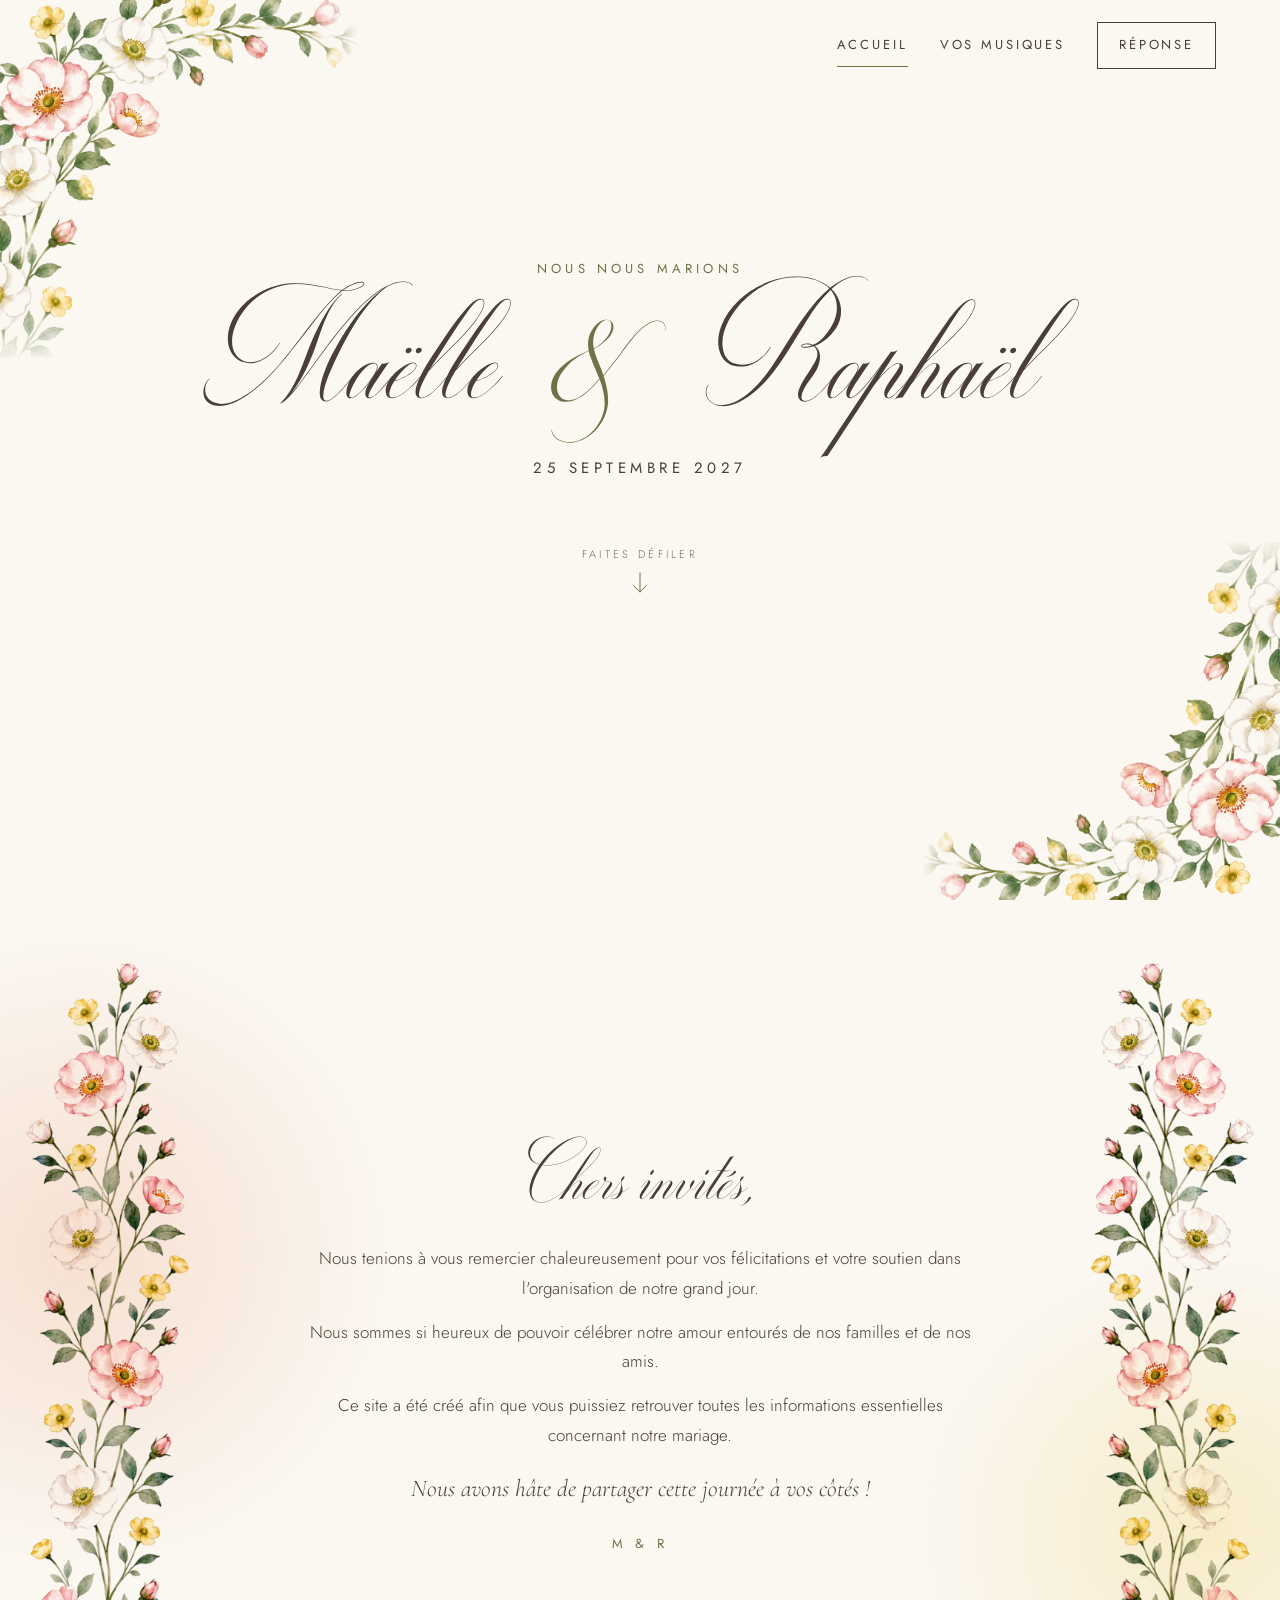
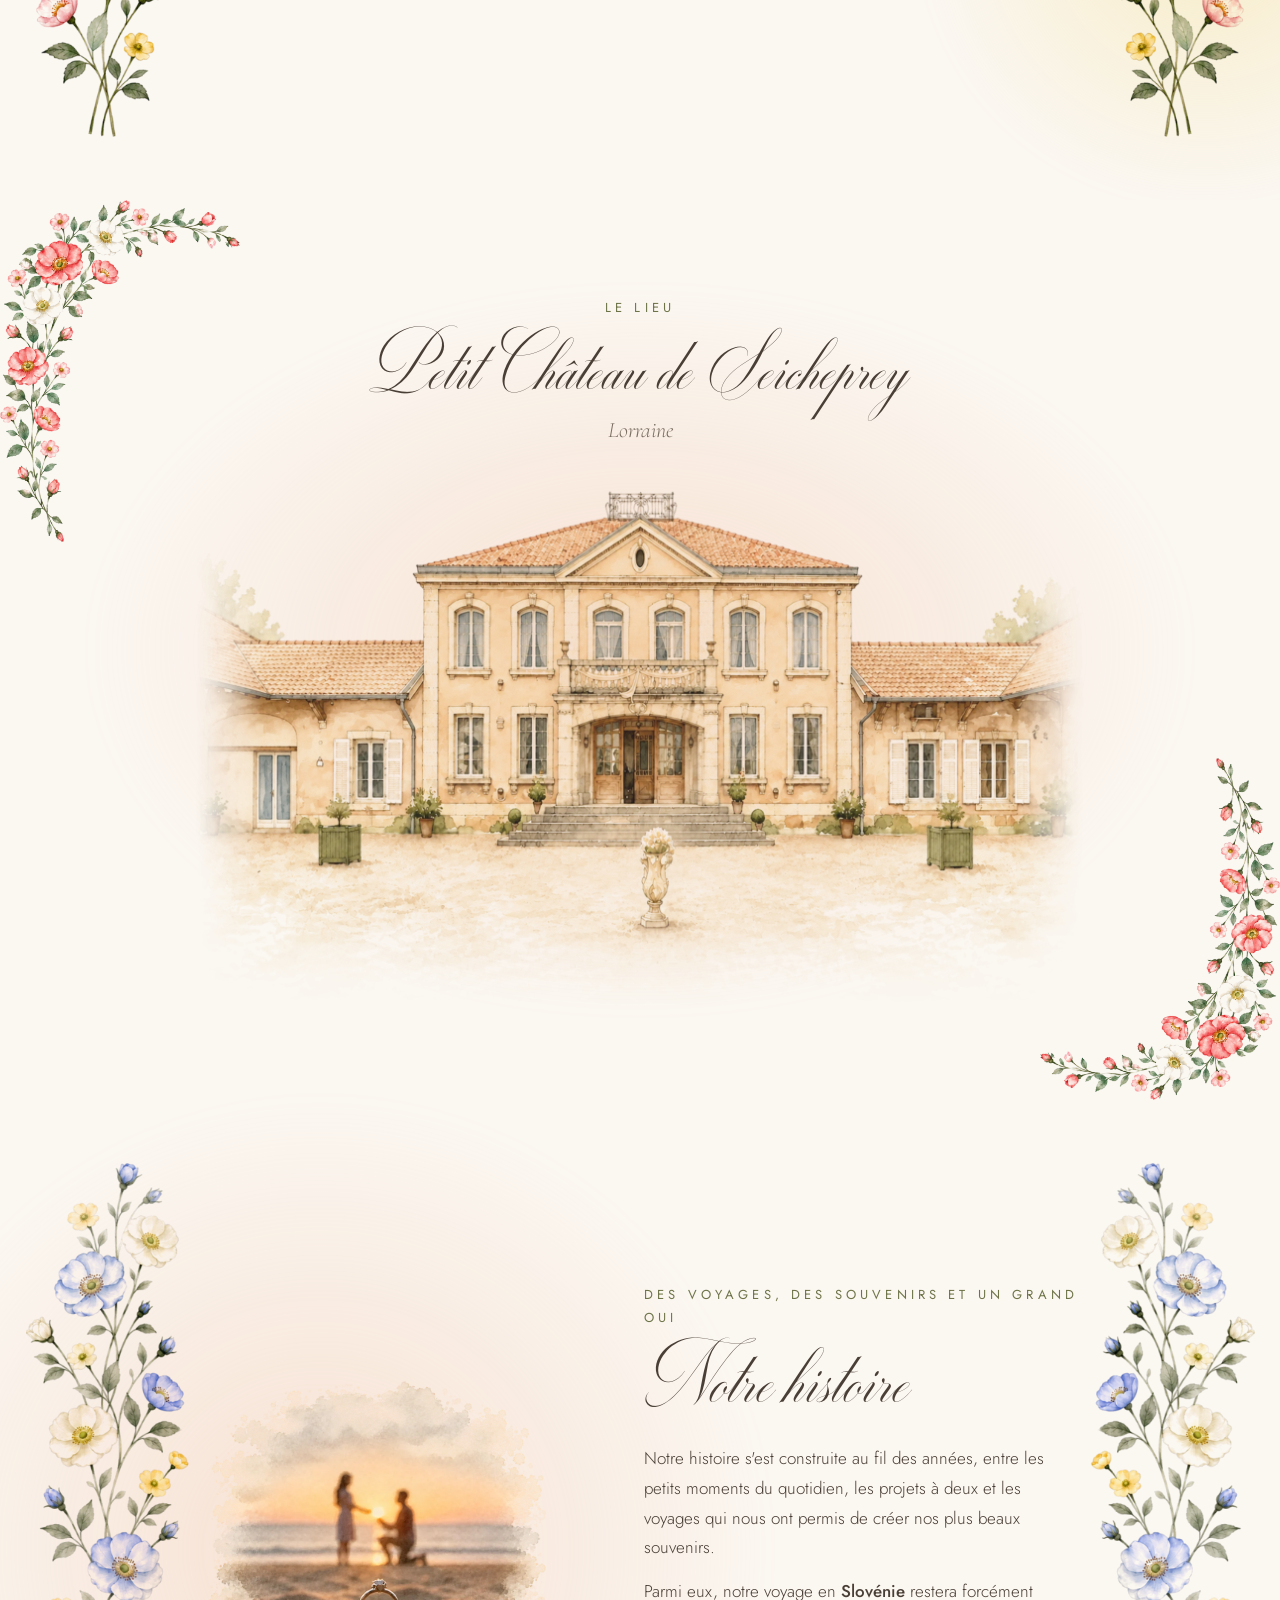
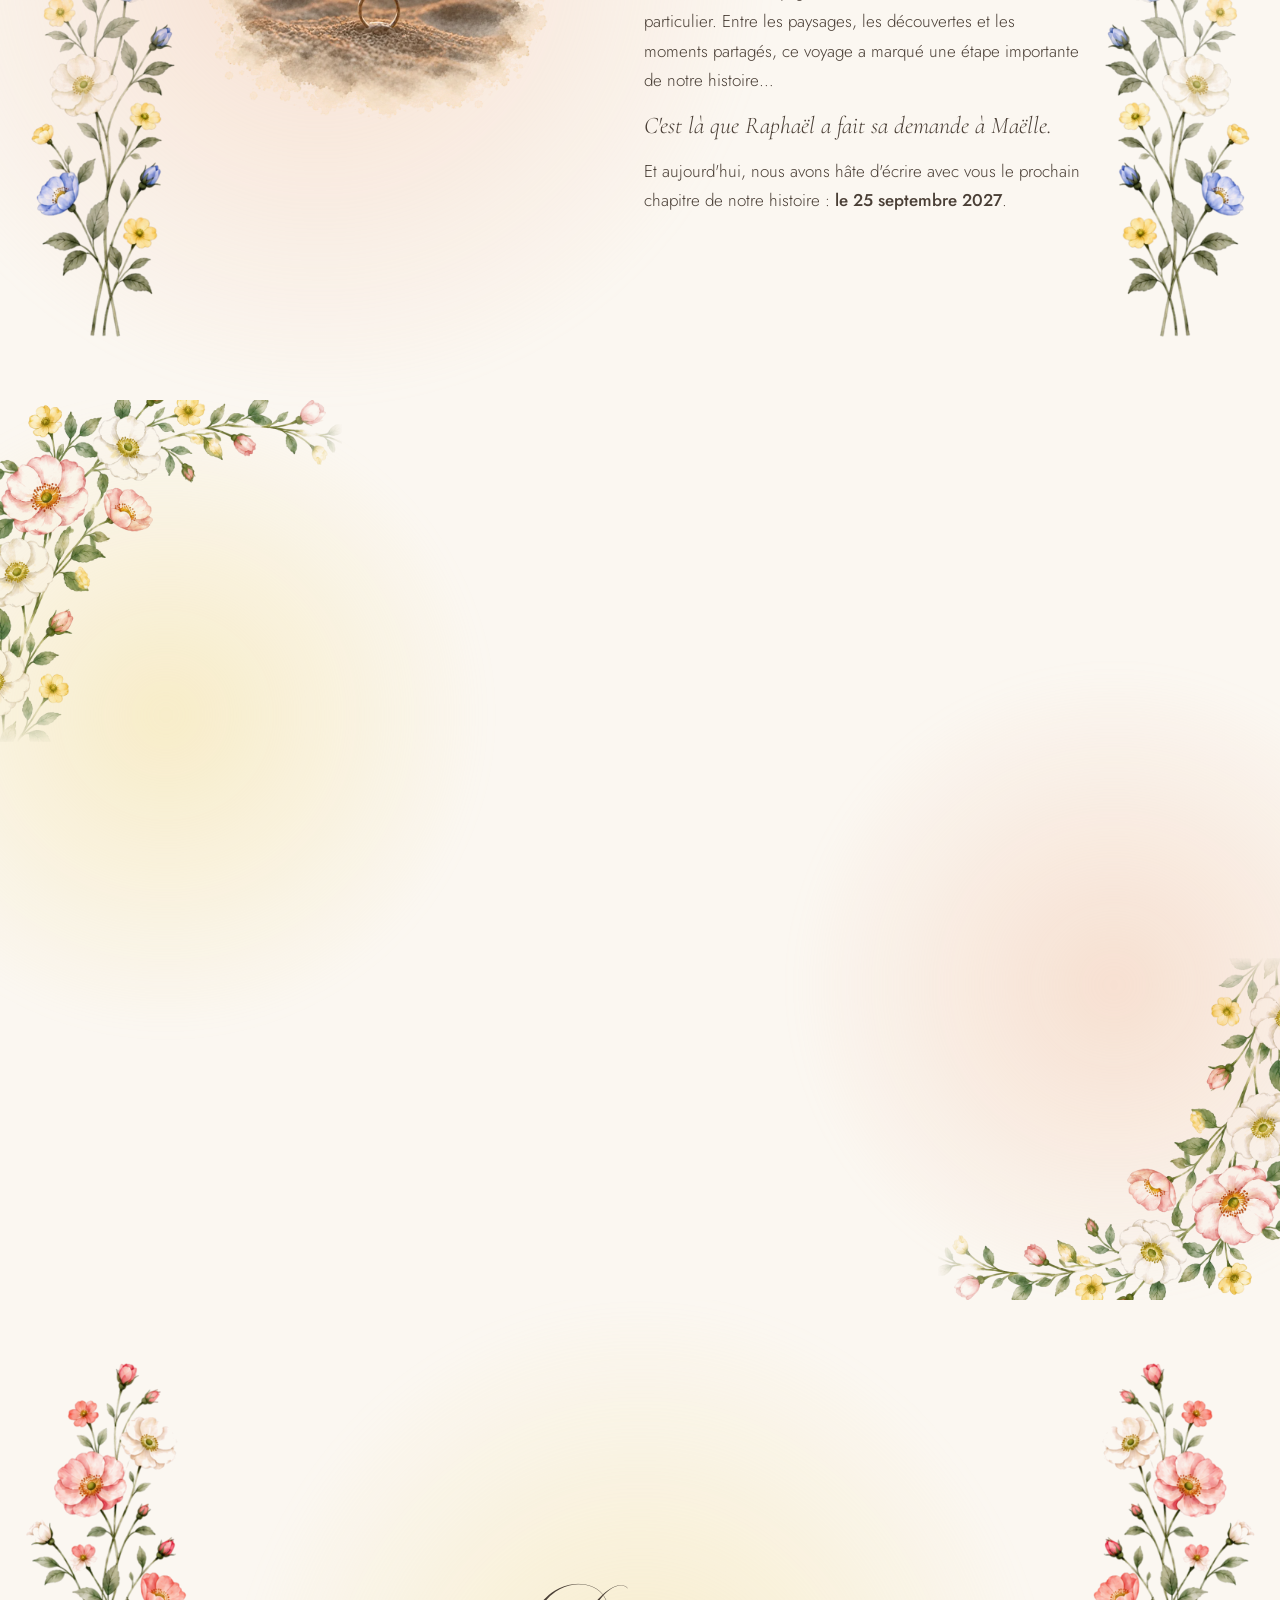
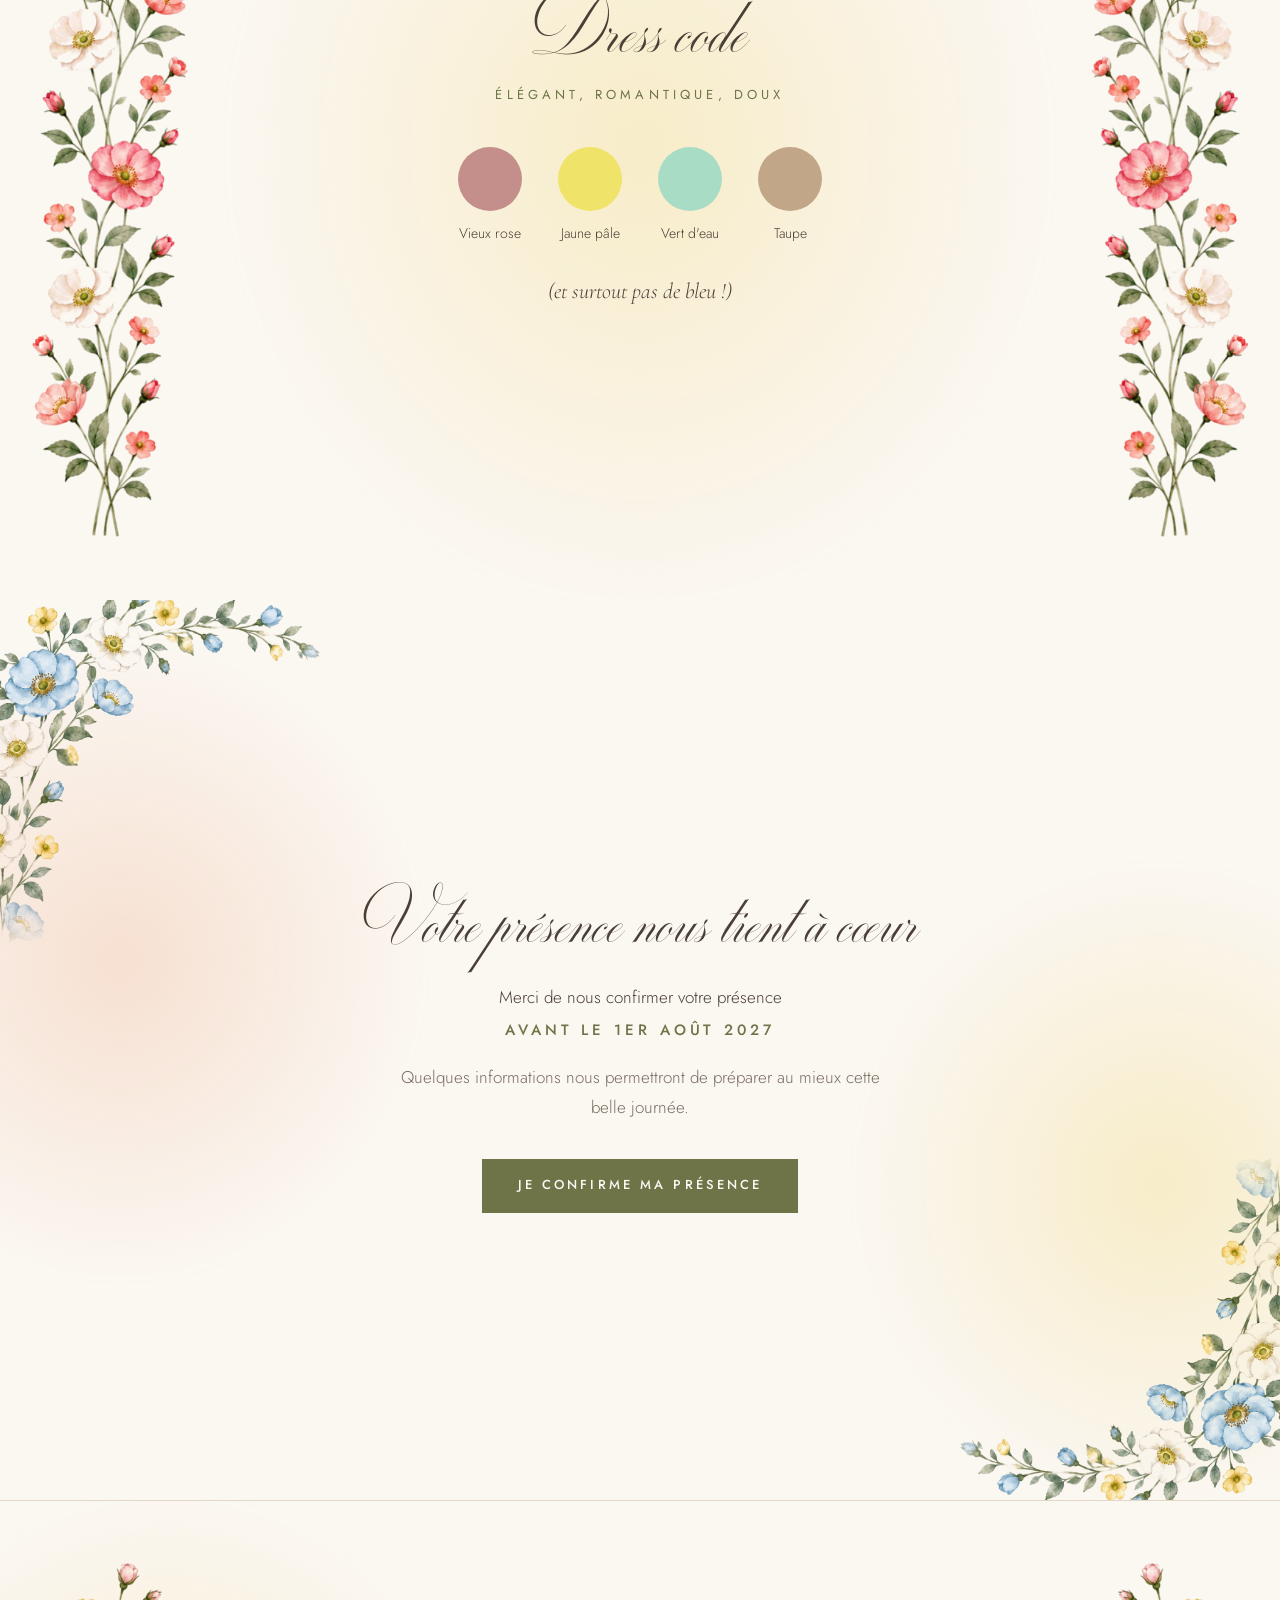
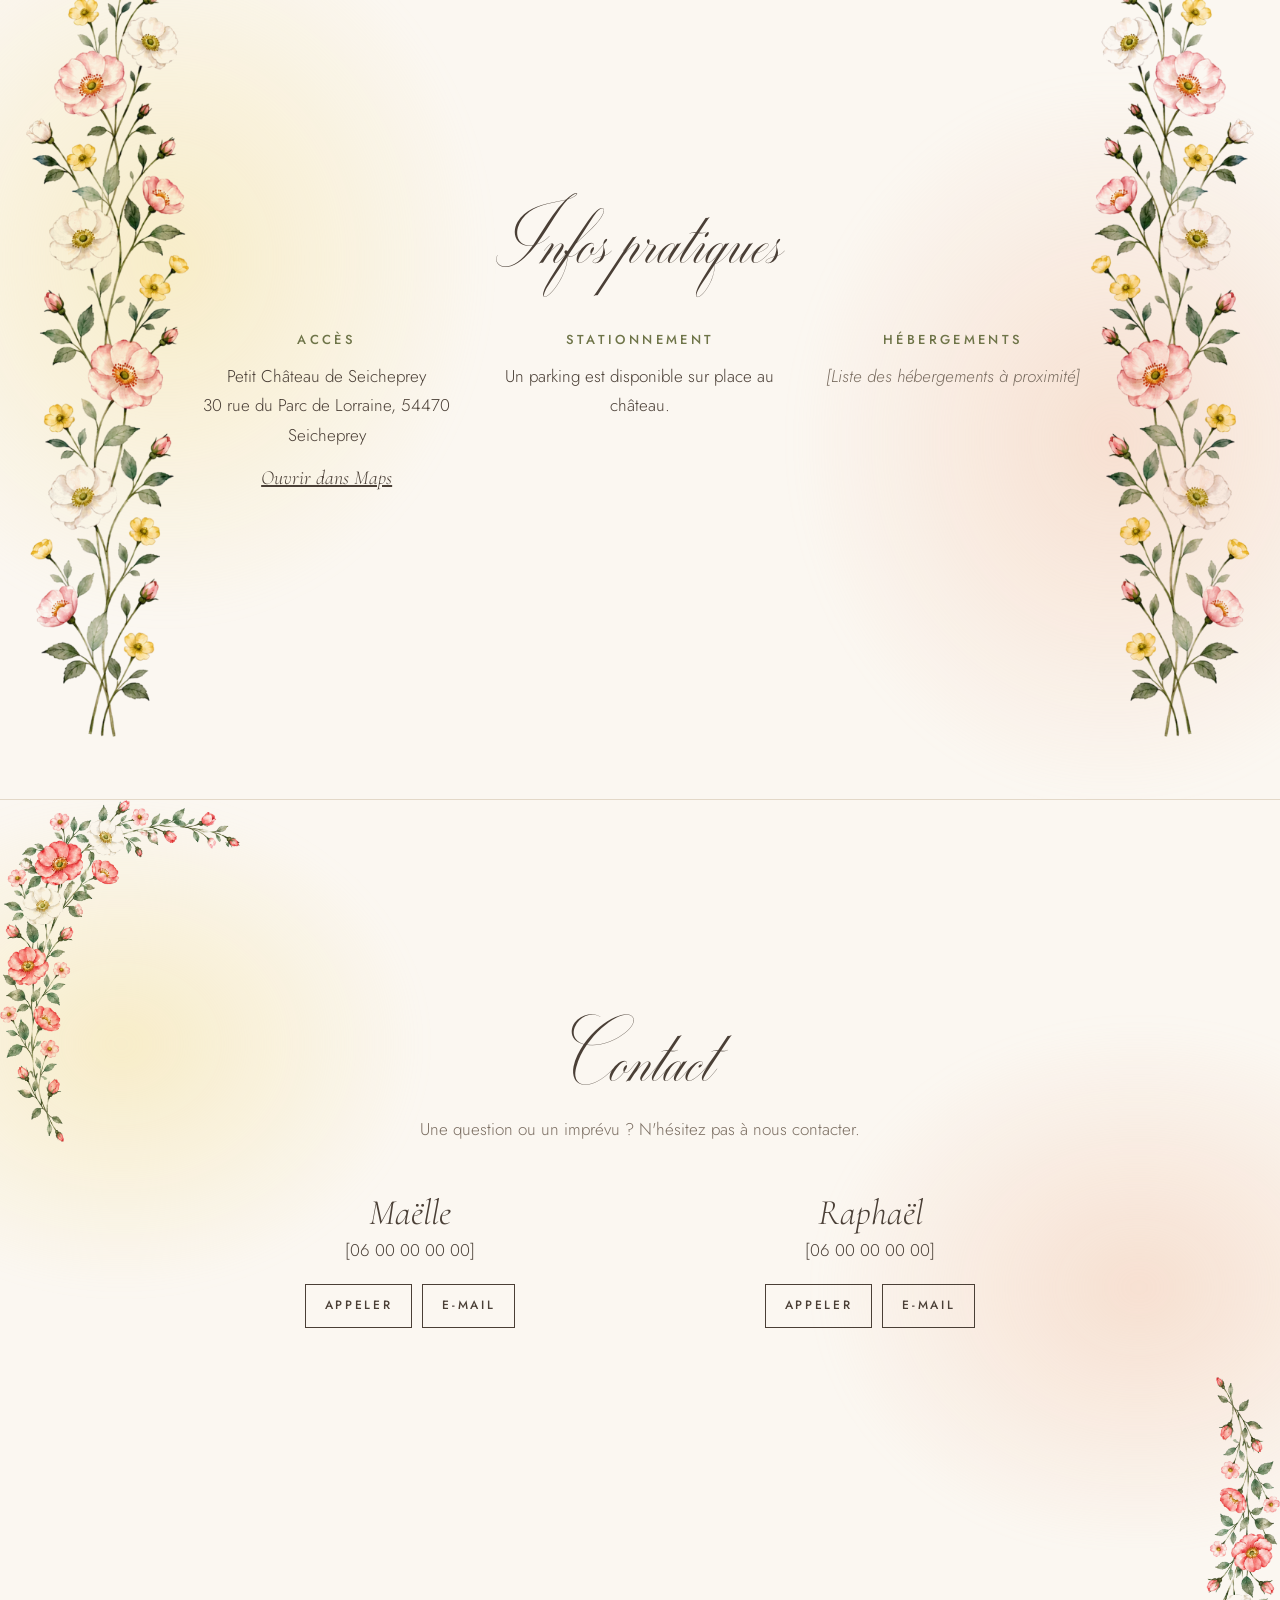
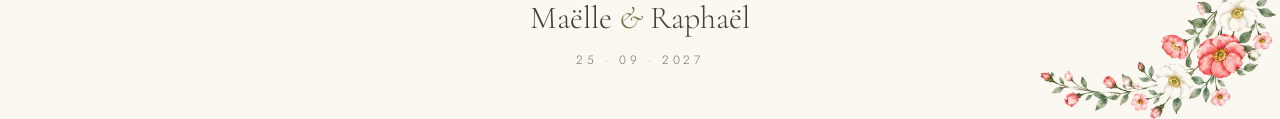
<file: index.html>
<!doctype html>
<html lang="fr">
<head>
  <meta charset="utf-8">
  <meta name="viewport" content="width=device-width, initial-scale=1">
  <title>Maëlle &amp; Raphaël — 25 septembre 2027</title>
  <meta name="description" content="Mariage de Maëlle et Raphaël le 25 septembre 2027 au Petit Château de Seicheprey.">
  <link rel="preconnect" href="https://fonts.googleapis.com">
  <link rel="preconnect" href="https://fonts.gstatic.com" crossorigin>
  <link rel="stylesheet" href="https://fonts.googleapis.com/css2?family=Cormorant+Garamond:ital,wght@0,300;0,400;1,300;1,400&amp;family=Jost:wght@300;400;500&amp;display=swap">
  <link rel="preload" href="assets/fonts/milton-two.otf" as="font" type="font/otf" crossorigin>
  <link rel="stylesheet" href="css/style.css?v=36">
</head>
<body>

  <header class="entete entete-accueil">
    <a class="logo" href="#accueil" aria-label="Accueil — Maëlle et Raphaël">M <span>&amp;</span> R</a>
    <button class="burger" type="button" aria-expanded="false" aria-controls="menu" aria-label="Ouvrir le menu">
      <span></span><span></span><span></span>
    </button>
    <nav class="nav" id="menu" aria-label="Navigation principale">
      <a href="#accueil" class="nav-accueil" aria-current="page">Accueil</a>
      <a href="musiques.html">Vos musiques</a>
      <a class="nav-reponse" href="rsvp.html">Réponse</a>
    </nav>
  </header>

  <!-- Première étape : le titre seul entre les fleurs -->
  <div class="ouverture" id="accueil" data-etape="Accueil">
    <img class="fleurs fleurs-haut" src="assets/images/fleurs-coin-haut.webp" alt="" width="900" height="900">
    <img class="fleurs fleurs-bas" src="assets/images/fleurs-coin-bas.webp" alt="" width="900" height="900">

    <section class="ouverture-titre" aria-labelledby="titre-accueil">
      <p class="surtitre">Nous nous marions</p>
      <h1 id="titre-accueil" class="titre-xl titre-trace"><span class="visuellement-cache">Maëlle &amp; Raphaël</span>
        <svg class="titre-mot" viewBox="-108 -1453 3253 2161" style="width:2.881em;height:1.914em" aria-hidden="true" focusable="false"><defs><mask id="plume-0" maskUnits="userSpaceOnUse" x="-108" y="-1453" width="3253" height="2161"><path class="plume" pathLength="1" style="--n:0" d="M1335 -412C1383 -515 1438 -614 1496 -711C1569 -834 1650 -940 1751 -1035C1792 -1074 1836 -1104 1875 -1118C1966 -1151 2046 -1143 2071 -1106C2074 -1102 2077 -1104 2075 -1109C2051 -1146 1969 -1160 1866 -1121C1761 -1081 1668 -1007 1561 -902C1487 -829 1423 -752 1357 -672C1248 -539 1152 -400 1051 -262C991 -179 931 -95 860 -21C974 -153 1050 -314 1111 -476C1156 -596 1190 -720 1247 -835C1281 -903 1322 -970 1381 -1020C1382 -1021 1382 -1022 1381 -1023C1380 -1025 1379 -1025 1378 -1024C1321 -973 1270 -909 1230 -844C1163 -733 1107 -617 1059 -496C985 -309 928 -103 782 44C777 49 779 54 788 50C848 9 891 -42 933 -94C1084 -288 1213 -484 1362 -666C1428 -744 1493 -825 1566 -897C1648 -977 1708 -1027 1795 -1081C1666 -984 1559 -866 1466 -731C1399 -637 1342 -538 1288 -435C1224 -314 1169 -166 1164 -63C1161 -1 1181 32 1228 32C1305 32 1461 -174 1493 -215C1495 -218 1492 -221 1489 -218C1454 -173 1301 25 1231 25C1208 25 1198 6 1198 -23C1200 -135 1290 -314 1335 -412ZM853 -1124C618 -1099 374 -950 289 -726C261 -653 253 -566 277 -492C314 -380 418 -326 528 -349C621 -368 714 -440 773 -539C776 -544 772 -547 769 -542C715 -451 620 -376 525 -357C416 -336 330 -406 310 -501C296 -569 309 -644 335 -709C419 -917 607 -1075 834 -1113C954 -1133 1085 -1112 1202 -1087C1261 -1074 1318 -1060 1376 -1056C1317 -1010 1253 -938 1194 -869C1130 -794 1060 -702 985 -605C830 -406 673 -188 461 -46C389 2 314 45 227 54C165 61 89 41 58 -16C27 -70 38 -147 82 -189C86 -193 82 -195 79 -192C38 -155 6 -72 34 -4C65 70 156 86 230 72C318 55 391 13 466 -39C677 -186 835 -400 992 -600C1068 -697 1136 -789 1199 -864C1258 -935 1319 -1001 1385 -1054C1412 -1051 1459 -1053 1496 -1062C1568 -1079 1606 -1107 1600 -1127C1592 -1147 1552 -1147 1480 -1118C1435 -1099 1396 -1073 1381 -1061C1319 -1064 1261 -1079 1203 -1092C1090 -1118 968 -1136 853 -1124ZM1594 -1125C1600 -1105 1537 -1077 1494 -1067C1459 -1059 1423 -1057 1391 -1060C1429 -1084 1458 -1102 1486 -1113C1547 -1137 1587 -1141 1594 -1125Z"/></mask><mask id="plume-1" maskUnits="userSpaceOnUse" x="-108" y="-1453" width="3253" height="2161"><path class="plume" pathLength="1" style="--n:1" d="M1663 -8C1616 6 1660 -76 1667 -88C1703 -152 1748 -212 1786 -271C1807 -304 1834 -341 1849 -360C1831 -344 1800 -336 1774 -340C1754 -313 1735 -284 1716 -256C1727 -278 1739 -307 1724 -330C1701 -366 1639 -338 1612 -325C1552 -295 1478 -223 1446 -146C1436 -123 1419 -69 1427 -33C1436 11 1482 3 1510 -14C1565 -48 1622 -116 1659 -168C1637 -132 1610 -86 1610 -42C1610 -9 1638 7 1665 -3C1687 -11 1714 -31 1740 -56C1784 -98 1832 -158 1877 -215C1879 -218 1875 -221 1873 -218C1828 -162 1780 -102 1736 -60C1710 -35 1681 -13 1663 -8ZM1457 -14C1445 -33 1480 -109 1499 -145C1530 -203 1569 -261 1618 -304C1641 -325 1696 -361 1720 -327C1731 -310 1724 -279 1700 -240C1640 -140 1560 -50 1509 -19C1490 -7 1465 -1 1457 -14Z"/></mask><mask id="plume-2" maskUnits="userSpaceOnUse" x="-108" y="-1453" width="3253" height="2161"><path class="plume" pathLength="1" style="--n:2" d="M2040 -495C2025 -495 2010 -485 2006 -470C2003 -453 2013 -441 2027 -441C2042 -441 2059 -453 2064 -470C2067 -485 2055 -495 2040 -495ZM2139 -495C2125 -495 2109 -485 2106 -470C2102 -453 2113 -441 2126 -441C2142 -441 2159 -453 2163 -470C2167 -485 2155 -495 2139 -495ZM1852 -79C1862 -110 1874 -139 1898 -172C1965 -181 2077 -246 2104 -292C2123 -324 2108 -353 2072 -349C2026 -344 1969 -307 1928 -273C1900 -250 1876 -224 1857 -196C1835 -163 1815 -130 1811 -89C1808 -51 1816 0 1874 0C1912 0 1958 -29 1986 -48C2042 -88 2107 -150 2157 -215C2159 -218 2155 -220 2153 -218C2097 -148 2036 -90 1983 -52C1939 -21 1900 -5 1872 -7C1837 -9 1845 -57 1852 -79ZM2100 -295C2074 -250 1962 -185 1902 -178C1937 -229 2023 -334 2073 -342C2107 -347 2115 -321 2100 -295Z"/></mask><mask id="plume-3" maskUnits="userSpaceOnUse" x="-108" y="-1453" width="3253" height="2161"><path class="plume" pathLength="1" style="--n:3" d="M2575 -618C2619 -665 2662 -717 2699 -768C2784 -884 2780 -936 2774 -953C2763 -985 2726 -980 2696 -962C2659 -940 2627 -910 2594 -873C2483 -748 2389 -601 2298 -462C2234 -364 2191 -301 2141 -194C2119 -148 2058 -6 2161 0C2212 3 2299 -65 2417 -215C2418 -217 2415 -220 2413 -218C2298 -71 2206 2 2158 -6C2128 -11 2136 -48 2141 -68C2155 -128 2196 -201 2231 -265C2335 -385 2464 -497 2575 -618ZM2695 -771C2657 -720 2614 -669 2571 -622C2468 -509 2343 -400 2245 -288C2367 -475 2488 -682 2624 -865C2650 -899 2679 -935 2705 -954C2720 -965 2759 -980 2769 -951C2780 -918 2753 -850 2695 -771Z"/></mask><mask id="plume-4" maskUnits="userSpaceOnUse" x="-108" y="-1453" width="3253" height="2161"><path class="plume" pathLength="1" style="--n:4" d="M2835 -618C2879 -665 2922 -717 2959 -768C3044 -884 3040 -936 3034 -953C3023 -985 2986 -980 2956 -962C2919 -940 2887 -910 2854 -873C2743 -748 2649 -601 2558 -462C2494 -364 2451 -301 2401 -194C2379 -148 2318 -6 2421 0C2472 3 2559 -65 2677 -215C2678 -217 2675 -220 2673 -218C2558 -71 2466 2 2418 -6C2388 -11 2396 -48 2401 -68C2415 -128 2456 -201 2491 -265C2595 -385 2724 -497 2835 -618ZM2955 -771C2917 -720 2874 -669 2831 -622C2728 -509 2603 -400 2505 -288C2627 -475 2748 -682 2884 -865C2910 -899 2939 -935 2965 -954C2980 -965 3019 -980 3029 -951C3040 -918 3013 -850 2955 -771Z"/></mask><mask id="plume-5" maskUnits="userSpaceOnUse" x="-108" y="-1453" width="3253" height="2161"><path class="plume" pathLength="1" style="--n:5" d="M2652 -79C2662 -110 2674 -139 2698 -172C2765 -181 2877 -246 2904 -292C2923 -324 2908 -353 2872 -349C2826 -344 2769 -307 2728 -273C2700 -250 2676 -224 2657 -196C2635 -163 2615 -130 2611 -89C2608 -51 2616 0 2674 0C2712 0 2758 -29 2786 -48C2842 -88 2907 -150 2957 -215C2959 -218 2955 -220 2953 -218C2897 -148 2836 -90 2783 -52C2739 -21 2700 -5 2672 -7C2637 -9 2645 -57 2652 -79ZM2900 -295C2874 -250 2762 -185 2702 -178C2737 -229 2823 -334 2873 -342C2907 -347 2915 -321 2900 -295Z"/></mask></defs><path class="encre" mask="url(#plume-0)" d="M1335 -412C1383 -515 1438 -614 1496 -711C1569 -834 1650 -940 1751 -1035C1792 -1074 1836 -1104 1875 -1118C1966 -1151 2046 -1143 2071 -1106C2074 -1102 2077 -1104 2075 -1109C2051 -1146 1969 -1160 1866 -1121C1761 -1081 1668 -1007 1561 -902C1487 -829 1423 -752 1357 -672C1248 -539 1152 -400 1051 -262C991 -179 931 -95 860 -21C974 -153 1050 -314 1111 -476C1156 -596 1190 -720 1247 -835C1281 -903 1322 -970 1381 -1020C1382 -1021 1382 -1022 1381 -1023C1380 -1025 1379 -1025 1378 -1024C1321 -973 1270 -909 1230 -844C1163 -733 1107 -617 1059 -496C985 -309 928 -103 782 44C777 49 779 54 788 50C848 9 891 -42 933 -94C1084 -288 1213 -484 1362 -666C1428 -744 1493 -825 1566 -897C1648 -977 1708 -1027 1795 -1081C1666 -984 1559 -866 1466 -731C1399 -637 1342 -538 1288 -435C1224 -314 1169 -166 1164 -63C1161 -1 1181 32 1228 32C1305 32 1461 -174 1493 -215C1495 -218 1492 -221 1489 -218C1454 -173 1301 25 1231 25C1208 25 1198 6 1198 -23C1200 -135 1290 -314 1335 -412ZM853 -1124C618 -1099 374 -950 289 -726C261 -653 253 -566 277 -492C314 -380 418 -326 528 -349C621 -368 714 -440 773 -539C776 -544 772 -547 769 -542C715 -451 620 -376 525 -357C416 -336 330 -406 310 -501C296 -569 309 -644 335 -709C419 -917 607 -1075 834 -1113C954 -1133 1085 -1112 1202 -1087C1261 -1074 1318 -1060 1376 -1056C1317 -1010 1253 -938 1194 -869C1130 -794 1060 -702 985 -605C830 -406 673 -188 461 -46C389 2 314 45 227 54C165 61 89 41 58 -16C27 -70 38 -147 82 -189C86 -193 82 -195 79 -192C38 -155 6 -72 34 -4C65 70 156 86 230 72C318 55 391 13 466 -39C677 -186 835 -400 992 -600C1068 -697 1136 -789 1199 -864C1258 -935 1319 -1001 1385 -1054C1412 -1051 1459 -1053 1496 -1062C1568 -1079 1606 -1107 1600 -1127C1592 -1147 1552 -1147 1480 -1118C1435 -1099 1396 -1073 1381 -1061C1319 -1064 1261 -1079 1203 -1092C1090 -1118 968 -1136 853 -1124ZM1594 -1125C1600 -1105 1537 -1077 1494 -1067C1459 -1059 1423 -1057 1391 -1060C1429 -1084 1458 -1102 1486 -1113C1547 -1137 1587 -1141 1594 -1125Z"/><path class="encre" mask="url(#plume-1)" d="M1663 -8C1616 6 1660 -76 1667 -88C1703 -152 1748 -212 1786 -271C1807 -304 1834 -341 1849 -360C1831 -344 1800 -336 1774 -340C1754 -313 1735 -284 1716 -256C1727 -278 1739 -307 1724 -330C1701 -366 1639 -338 1612 -325C1552 -295 1478 -223 1446 -146C1436 -123 1419 -69 1427 -33C1436 11 1482 3 1510 -14C1565 -48 1622 -116 1659 -168C1637 -132 1610 -86 1610 -42C1610 -9 1638 7 1665 -3C1687 -11 1714 -31 1740 -56C1784 -98 1832 -158 1877 -215C1879 -218 1875 -221 1873 -218C1828 -162 1780 -102 1736 -60C1710 -35 1681 -13 1663 -8ZM1457 -14C1445 -33 1480 -109 1499 -145C1530 -203 1569 -261 1618 -304C1641 -325 1696 -361 1720 -327C1731 -310 1724 -279 1700 -240C1640 -140 1560 -50 1509 -19C1490 -7 1465 -1 1457 -14Z"/><path class="encre" mask="url(#plume-2)" d="M2040 -495C2025 -495 2010 -485 2006 -470C2003 -453 2013 -441 2027 -441C2042 -441 2059 -453 2064 -470C2067 -485 2055 -495 2040 -495ZM2139 -495C2125 -495 2109 -485 2106 -470C2102 -453 2113 -441 2126 -441C2142 -441 2159 -453 2163 -470C2167 -485 2155 -495 2139 -495ZM1852 -79C1862 -110 1874 -139 1898 -172C1965 -181 2077 -246 2104 -292C2123 -324 2108 -353 2072 -349C2026 -344 1969 -307 1928 -273C1900 -250 1876 -224 1857 -196C1835 -163 1815 -130 1811 -89C1808 -51 1816 0 1874 0C1912 0 1958 -29 1986 -48C2042 -88 2107 -150 2157 -215C2159 -218 2155 -220 2153 -218C2097 -148 2036 -90 1983 -52C1939 -21 1900 -5 1872 -7C1837 -9 1845 -57 1852 -79ZM2100 -295C2074 -250 1962 -185 1902 -178C1937 -229 2023 -334 2073 -342C2107 -347 2115 -321 2100 -295Z"/><path class="encre" mask="url(#plume-3)" d="M2575 -618C2619 -665 2662 -717 2699 -768C2784 -884 2780 -936 2774 -953C2763 -985 2726 -980 2696 -962C2659 -940 2627 -910 2594 -873C2483 -748 2389 -601 2298 -462C2234 -364 2191 -301 2141 -194C2119 -148 2058 -6 2161 0C2212 3 2299 -65 2417 -215C2418 -217 2415 -220 2413 -218C2298 -71 2206 2 2158 -6C2128 -11 2136 -48 2141 -68C2155 -128 2196 -201 2231 -265C2335 -385 2464 -497 2575 -618ZM2695 -771C2657 -720 2614 -669 2571 -622C2468 -509 2343 -400 2245 -288C2367 -475 2488 -682 2624 -865C2650 -899 2679 -935 2705 -954C2720 -965 2759 -980 2769 -951C2780 -918 2753 -850 2695 -771Z"/><path class="encre" mask="url(#plume-4)" d="M2835 -618C2879 -665 2922 -717 2959 -768C3044 -884 3040 -936 3034 -953C3023 -985 2986 -980 2956 -962C2919 -940 2887 -910 2854 -873C2743 -748 2649 -601 2558 -462C2494 -364 2451 -301 2401 -194C2379 -148 2318 -6 2421 0C2472 3 2559 -65 2677 -215C2678 -217 2675 -220 2673 -218C2558 -71 2466 2 2418 -6C2388 -11 2396 -48 2401 -68C2415 -128 2456 -201 2491 -265C2595 -385 2724 -497 2835 -618ZM2955 -771C2917 -720 2874 -669 2831 -622C2728 -509 2603 -400 2505 -288C2627 -475 2748 -682 2884 -865C2910 -899 2939 -935 2965 -954C2980 -965 3019 -980 3029 -951C3040 -918 3013 -850 2955 -771Z"/><path class="encre" mask="url(#plume-5)" d="M2652 -79C2662 -110 2674 -139 2698 -172C2765 -181 2877 -246 2904 -292C2923 -324 2908 -353 2872 -349C2826 -344 2769 -307 2728 -273C2700 -250 2676 -224 2657 -196C2635 -163 2615 -130 2611 -89C2608 -51 2616 0 2674 0C2712 0 2758 -29 2786 -48C2842 -88 2907 -150 2957 -215C2959 -218 2955 -220 2953 -218C2897 -148 2836 -90 2783 -52C2739 -21 2700 -5 2672 -7C2637 -9 2645 -57 2652 -79ZM2900 -295C2874 -250 2762 -185 2702 -178C2737 -229 2823 -334 2873 -342C2907 -347 2915 -321 2900 -295Z"/></svg>
        <svg class="titre-mot titre-esperluette" viewBox="-108 -1453 1357 2161" style="width:1.202em;height:1.914em" aria-hidden="true" focusable="false"><defs><mask id="plume-6" maskUnits="userSpaceOnUse" x="-108" y="-1453" width="1357" height="2161"><path class="plume" pathLength="1" style="--n:6" d="M1137 -658C1143 -680 1144 -708 1131 -729C1111 -761 1071 -767 1035 -759C906 -729 784 -556 696 -434C645 -365 589 -295 533 -226C532 -228 532 -230 531 -232C515 -283 496 -322 477 -371C463 -407 448 -443 441 -481C475 -499 526 -536 563 -570C605 -609 645 -668 627 -728C613 -772 552 -784 504 -754C454 -723 416 -671 396 -617C380 -571 379 -515 388 -468C343 -447 285 -422 227 -386C170 -351 115 -307 74 -254C32 -201 9 -128 26 -62C39 -13 88 28 143 34C222 43 298 3 359 -46C409 -86 456 -136 496 -185C524 -114 543 -33 545 42C550 214 409 406 237 427C151 437 43 408 27 310C27 307 22 308 22 310C33 408 147 446 239 433C413 408 570 231 579 37C583 -45 560 -137 535 -217C593 -289 648 -358 702 -430C791 -550 901 -716 1033 -753C1065 -762 1107 -757 1127 -727C1140 -707 1140 -679 1134 -658C1133 -656 1137 -656 1137 -658ZM440 -487C431 -527 429 -568 439 -608C453 -660 475 -717 523 -750C563 -778 605 -768 610 -725C616 -669 587 -619 552 -578C522 -542 475 -506 440 -487ZM493 -193C451 -144 410 -93 357 -53C298 -8 246 29 165 16C122 9 90 -30 82 -72C70 -130 89 -194 122 -244C157 -299 206 -353 262 -389C304 -416 348 -445 389 -462C396 -425 412 -392 424 -358C447 -302 471 -249 493 -193Z"/></mask></defs><path class="encre" mask="url(#plume-6)" d="M1137 -658C1143 -680 1144 -708 1131 -729C1111 -761 1071 -767 1035 -759C906 -729 784 -556 696 -434C645 -365 589 -295 533 -226C532 -228 532 -230 531 -232C515 -283 496 -322 477 -371C463 -407 448 -443 441 -481C475 -499 526 -536 563 -570C605 -609 645 -668 627 -728C613 -772 552 -784 504 -754C454 -723 416 -671 396 -617C380 -571 379 -515 388 -468C343 -447 285 -422 227 -386C170 -351 115 -307 74 -254C32 -201 9 -128 26 -62C39 -13 88 28 143 34C222 43 298 3 359 -46C409 -86 456 -136 496 -185C524 -114 543 -33 545 42C550 214 409 406 237 427C151 437 43 408 27 310C27 307 22 308 22 310C33 408 147 446 239 433C413 408 570 231 579 37C583 -45 560 -137 535 -217C593 -289 648 -358 702 -430C791 -550 901 -716 1033 -753C1065 -762 1107 -757 1127 -727C1140 -707 1140 -679 1134 -658C1133 -656 1137 -656 1137 -658ZM440 -487C431 -527 429 -568 439 -608C453 -660 475 -717 523 -750C563 -778 605 -768 610 -725C616 -669 587 -619 552 -578C522 -542 475 -506 440 -487ZM493 -193C451 -144 410 -93 357 -53C298 -8 246 29 165 16C122 9 90 -30 82 -72C70 -130 89 -194 122 -244C157 -299 206 -353 262 -389C304 -416 348 -445 389 -462C396 -425 412 -392 424 -358C447 -302 471 -249 493 -193Z"/></svg>
        <svg class="titre-mot" viewBox="-108 -1453 3899 2161" style="width:3.453em;height:1.914em" aria-hidden="true" focusable="false"><defs><mask id="plume-7" maskUnits="userSpaceOnUse" x="-108" y="-1453" width="3899" height="2161"><path class="plume" pathLength="1" style="--n:7" d="M1237 -1076C1150 -1003 1085 -924 1024 -842C891 -666 791 -480 671 -307C576 -170 469 -43 327 30C280 54 222 70 171 68C115 66 56 29 40 -23C27 -58 32 -98 52 -128C54 -131 51 -134 48 -130C26 -99 21 -58 33 -21C51 33 112 72 170 77C223 81 277 71 327 49C485 -19 608 -149 705 -278C838 -454 939 -643 1053 -819C1109 -906 1166 -978 1250 -1062C1297 -1013 1314 -943 1312 -878C1310 -819 1292 -761 1262 -711C1218 -636 1158 -553 1077 -524C1057 -532 1037 -537 1014 -536C987 -535 960 -525 961 -513C963 -497 990 -496 1003 -496C1032 -495 1058 -501 1085 -509C1108 -493 1121 -464 1121 -436C1121 -384 1088 -342 1063 -300C1025 -235 975 -174 947 -104C931 -65 918 -12 954 19C968 31 986 34 1003 33C1068 30 1154 -40 1287 -215C1290 -219 1286 -222 1283 -218C1117 1 1044 26 1002 26C937 26 975 -63 988 -89C1022 -155 1074 -207 1109 -272C1136 -322 1154 -381 1144 -438C1139 -467 1121 -497 1096 -513C1182 -546 1254 -610 1303 -685C1341 -742 1358 -812 1352 -880C1346 -952 1312 -1022 1259 -1071C1305 -1115 1361 -1152 1420 -1176C1494 -1205 1585 -1196 1614 -1154C1617 -1151 1620 -1153 1618 -1157C1586 -1201 1492 -1211 1414 -1181C1351 -1156 1296 -1122 1246 -1083C1222 -1105 1195 -1122 1165 -1138C1022 -1213 822 -1208 654 -1146C439 -1067 255 -909 179 -709C144 -616 135 -515 176 -425C202 -368 253 -328 314 -316C461 -288 584 -376 663 -496C665 -500 661 -502 658 -498C578 -378 460 -299 319 -337C268 -350 226 -388 207 -439C144 -617 267 -818 379 -938C456 -1020 554 -1089 657 -1135C809 -1203 1029 -1206 1162 -1133C1189 -1118 1218 -1100 1237 -1076ZM967 -513C967 -518 981 -528 1015 -529C1034 -529 1052 -527 1069 -520C1048 -511 1026 -504 1004 -504C992 -504 967 -504 967 -513Z"/></mask><mask id="plume-8" maskUnits="userSpaceOnUse" x="-108" y="-1453" width="3899" height="2161"><path class="plume" pathLength="1" style="--n:8" d="M1457 -8C1410 6 1454 -76 1461 -88C1497 -152 1542 -212 1580 -271C1601 -304 1628 -341 1643 -360C1625 -344 1594 -336 1568 -340C1548 -313 1529 -284 1510 -256C1521 -278 1533 -307 1518 -330C1495 -366 1433 -338 1406 -325C1346 -295 1272 -223 1240 -146C1230 -123 1213 -69 1221 -33C1230 11 1276 3 1304 -14C1359 -48 1416 -116 1453 -168C1431 -132 1404 -86 1404 -42C1404 -9 1432 7 1459 -3C1481 -11 1508 -31 1534 -56C1578 -98 1626 -158 1671 -215C1673 -218 1669 -221 1667 -218C1622 -162 1574 -102 1530 -60C1504 -35 1475 -13 1457 -8ZM1251 -14C1239 -33 1274 -109 1293 -145C1324 -203 1363 -261 1412 -304C1435 -325 1490 -361 1514 -327C1525 -310 1518 -279 1494 -240C1434 -140 1354 -50 1303 -19C1284 -7 1259 -1 1251 -14Z"/></mask><mask id="plume-9" maskUnits="userSpaceOnUse" x="-108" y="-1453" width="3899" height="2161"><path class="plume" pathLength="1" style="--n:9" d="M1841 -456C1818 -422 1690 -246 1667 -218C1664 -215 1668 -211 1671 -215C1682 -228 1717 -275 1752 -324L1237 455C1212 494 1168 559 1145 587C1163 571 1194 563 1220 567C1251 518 1242 534 1267 495L1677 -128C1774 -258 1870 -340 1912 -340C1934 -340 1929 -316 1921 -302C1893 -253 1859 -207 1827 -161C1808 -133 1788 -101 1779 -68C1772 -43 1778 0 1813 0C1831 0 1849 -11 1866 -23C1917 -60 1979 -136 2040 -215C2043 -219 2039 -222 2036 -218C1975 -139 1913 -64 1863 -27C1847 -15 1826 -3 1814 -6C1804 -8 1799 -25 1811 -48C1823 -71 1852 -111 1867 -133C1901 -182 1954 -241 1961 -294C1965 -324 1947 -345 1915 -346C1873 -347 1793 -279 1721 -193L1831 -361C1855 -398 1894 -454 1912 -476C1894 -460 1867 -453 1841 -456Z"/></mask><mask id="plume-10" maskUnits="userSpaceOnUse" x="-108" y="-1453" width="3899" height="2161"><path class="plume" pathLength="1" style="--n:10" d="M2178 -344C2216 -383 2261 -424 2307 -466C2410 -561 2517 -660 2594 -765C2652 -843 2678 -909 2667 -946C2664 -956 2658 -964 2648 -968C2586 -991 2487 -872 2455 -834C2405 -776 2364 -709 2320 -646C2239 -530 2160 -408 1952 -91C1928 -54 1895 -8 1877 14C1895 -2 1928 -9 1954 -6L2021 -107C2113 -239 2224 -340 2271 -340C2293 -340 2288 -316 2280 -302C2252 -253 2218 -207 2186 -161C2167 -133 2147 -101 2138 -68C2131 -43 2137 0 2172 0C2190 0 2208 -11 2225 -23C2276 -60 2338 -136 2399 -215C2402 -219 2398 -222 2395 -218C2334 -139 2272 -64 2222 -27C2206 -15 2185 -3 2173 -6C2163 -8 2158 -25 2170 -48C2182 -71 2211 -111 2226 -133C2260 -182 2313 -241 2320 -294C2324 -324 2306 -345 2274 -346C2229 -347 2142 -269 2066 -176ZM2662 -944C2667 -928 2668 -878 2589 -768C2517 -668 2380 -543 2303 -470C2264 -433 2225 -398 2190 -364C2247 -450 2298 -533 2356 -622C2398 -685 2438 -752 2480 -815C2513 -866 2551 -919 2602 -953C2615 -962 2635 -966 2645 -963C2652 -961 2660 -953 2662 -944Z"/></mask><mask id="plume-11" maskUnits="userSpaceOnUse" x="-108" y="-1453" width="3899" height="2161"><path class="plume" pathLength="1" style="--n:11" d="M2569 -8C2522 6 2566 -76 2573 -88C2609 -152 2654 -212 2692 -271C2713 -304 2740 -341 2755 -360C2737 -344 2706 -336 2680 -340C2660 -313 2641 -284 2622 -256C2633 -278 2645 -307 2630 -330C2607 -366 2545 -338 2518 -325C2458 -295 2384 -223 2352 -146C2342 -123 2325 -69 2333 -33C2342 11 2388 3 2416 -14C2471 -48 2528 -116 2565 -168C2543 -132 2516 -86 2516 -42C2516 -9 2544 7 2571 -3C2593 -11 2620 -31 2646 -56C2690 -98 2738 -158 2783 -215C2785 -218 2781 -221 2779 -218C2734 -162 2686 -102 2642 -60C2616 -35 2587 -13 2569 -8ZM2363 -14C2351 -33 2386 -109 2405 -145C2436 -203 2475 -261 2524 -304C2547 -325 2602 -361 2626 -327C2637 -310 2630 -279 2606 -240C2546 -140 2466 -50 2415 -19C2396 -7 2371 -1 2363 -14Z"/></mask><mask id="plume-12" maskUnits="userSpaceOnUse" x="-108" y="-1453" width="3899" height="2161"><path class="plume" pathLength="1" style="--n:12" d="M2946 -495C2931 -495 2916 -485 2912 -470C2909 -453 2919 -441 2933 -441C2948 -441 2965 -453 2970 -470C2973 -485 2961 -495 2946 -495ZM3045 -495C3031 -495 3015 -485 3012 -470C3008 -453 3019 -441 3032 -441C3048 -441 3065 -453 3069 -470C3073 -485 3061 -495 3045 -495ZM2758 -79C2768 -110 2780 -139 2804 -172C2871 -181 2983 -246 3010 -292C3029 -324 3014 -353 2978 -349C2932 -344 2875 -307 2834 -273C2806 -250 2782 -224 2763 -196C2741 -163 2721 -130 2717 -89C2714 -51 2722 0 2780 0C2818 0 2864 -29 2892 -48C2948 -88 3013 -150 3063 -215C3065 -218 3061 -220 3059 -218C3003 -148 2942 -90 2889 -52C2845 -21 2806 -5 2778 -7C2743 -9 2751 -57 2758 -79ZM3006 -295C2980 -250 2868 -185 2808 -178C2843 -229 2929 -334 2979 -342C3013 -347 3021 -321 3006 -295Z"/></mask><mask id="plume-13" maskUnits="userSpaceOnUse" x="-108" y="-1453" width="3899" height="2161"><path class="plume" pathLength="1" style="--n:13" d="M3481 -618C3525 -665 3568 -717 3605 -768C3690 -884 3686 -936 3680 -953C3669 -985 3632 -980 3602 -962C3565 -940 3533 -910 3500 -873C3389 -748 3295 -601 3204 -462C3140 -364 3097 -301 3047 -194C3025 -148 2964 -6 3067 0C3118 3 3205 -65 3323 -215C3324 -217 3321 -220 3319 -218C3204 -71 3112 2 3064 -6C3034 -11 3042 -48 3047 -68C3061 -128 3102 -201 3137 -265C3241 -385 3370 -497 3481 -618ZM3601 -771C3563 -720 3520 -669 3477 -622C3374 -509 3249 -400 3151 -288C3273 -475 3394 -682 3530 -865C3556 -899 3585 -935 3611 -954C3626 -965 3665 -980 3675 -951C3686 -918 3659 -850 3601 -771Z"/></mask></defs><path class="encre" mask="url(#plume-7)" d="M1237 -1076C1150 -1003 1085 -924 1024 -842C891 -666 791 -480 671 -307C576 -170 469 -43 327 30C280 54 222 70 171 68C115 66 56 29 40 -23C27 -58 32 -98 52 -128C54 -131 51 -134 48 -130C26 -99 21 -58 33 -21C51 33 112 72 170 77C223 81 277 71 327 49C485 -19 608 -149 705 -278C838 -454 939 -643 1053 -819C1109 -906 1166 -978 1250 -1062C1297 -1013 1314 -943 1312 -878C1310 -819 1292 -761 1262 -711C1218 -636 1158 -553 1077 -524C1057 -532 1037 -537 1014 -536C987 -535 960 -525 961 -513C963 -497 990 -496 1003 -496C1032 -495 1058 -501 1085 -509C1108 -493 1121 -464 1121 -436C1121 -384 1088 -342 1063 -300C1025 -235 975 -174 947 -104C931 -65 918 -12 954 19C968 31 986 34 1003 33C1068 30 1154 -40 1287 -215C1290 -219 1286 -222 1283 -218C1117 1 1044 26 1002 26C937 26 975 -63 988 -89C1022 -155 1074 -207 1109 -272C1136 -322 1154 -381 1144 -438C1139 -467 1121 -497 1096 -513C1182 -546 1254 -610 1303 -685C1341 -742 1358 -812 1352 -880C1346 -952 1312 -1022 1259 -1071C1305 -1115 1361 -1152 1420 -1176C1494 -1205 1585 -1196 1614 -1154C1617 -1151 1620 -1153 1618 -1157C1586 -1201 1492 -1211 1414 -1181C1351 -1156 1296 -1122 1246 -1083C1222 -1105 1195 -1122 1165 -1138C1022 -1213 822 -1208 654 -1146C439 -1067 255 -909 179 -709C144 -616 135 -515 176 -425C202 -368 253 -328 314 -316C461 -288 584 -376 663 -496C665 -500 661 -502 658 -498C578 -378 460 -299 319 -337C268 -350 226 -388 207 -439C144 -617 267 -818 379 -938C456 -1020 554 -1089 657 -1135C809 -1203 1029 -1206 1162 -1133C1189 -1118 1218 -1100 1237 -1076ZM967 -513C967 -518 981 -528 1015 -529C1034 -529 1052 -527 1069 -520C1048 -511 1026 -504 1004 -504C992 -504 967 -504 967 -513Z"/><path class="encre" mask="url(#plume-8)" d="M1457 -8C1410 6 1454 -76 1461 -88C1497 -152 1542 -212 1580 -271C1601 -304 1628 -341 1643 -360C1625 -344 1594 -336 1568 -340C1548 -313 1529 -284 1510 -256C1521 -278 1533 -307 1518 -330C1495 -366 1433 -338 1406 -325C1346 -295 1272 -223 1240 -146C1230 -123 1213 -69 1221 -33C1230 11 1276 3 1304 -14C1359 -48 1416 -116 1453 -168C1431 -132 1404 -86 1404 -42C1404 -9 1432 7 1459 -3C1481 -11 1508 -31 1534 -56C1578 -98 1626 -158 1671 -215C1673 -218 1669 -221 1667 -218C1622 -162 1574 -102 1530 -60C1504 -35 1475 -13 1457 -8ZM1251 -14C1239 -33 1274 -109 1293 -145C1324 -203 1363 -261 1412 -304C1435 -325 1490 -361 1514 -327C1525 -310 1518 -279 1494 -240C1434 -140 1354 -50 1303 -19C1284 -7 1259 -1 1251 -14Z"/><path class="encre" mask="url(#plume-9)" d="M1841 -456C1818 -422 1690 -246 1667 -218C1664 -215 1668 -211 1671 -215C1682 -228 1717 -275 1752 -324L1237 455C1212 494 1168 559 1145 587C1163 571 1194 563 1220 567C1251 518 1242 534 1267 495L1677 -128C1774 -258 1870 -340 1912 -340C1934 -340 1929 -316 1921 -302C1893 -253 1859 -207 1827 -161C1808 -133 1788 -101 1779 -68C1772 -43 1778 0 1813 0C1831 0 1849 -11 1866 -23C1917 -60 1979 -136 2040 -215C2043 -219 2039 -222 2036 -218C1975 -139 1913 -64 1863 -27C1847 -15 1826 -3 1814 -6C1804 -8 1799 -25 1811 -48C1823 -71 1852 -111 1867 -133C1901 -182 1954 -241 1961 -294C1965 -324 1947 -345 1915 -346C1873 -347 1793 -279 1721 -193L1831 -361C1855 -398 1894 -454 1912 -476C1894 -460 1867 -453 1841 -456Z"/><path class="encre" mask="url(#plume-10)" d="M2178 -344C2216 -383 2261 -424 2307 -466C2410 -561 2517 -660 2594 -765C2652 -843 2678 -909 2667 -946C2664 -956 2658 -964 2648 -968C2586 -991 2487 -872 2455 -834C2405 -776 2364 -709 2320 -646C2239 -530 2160 -408 1952 -91C1928 -54 1895 -8 1877 14C1895 -2 1928 -9 1954 -6L2021 -107C2113 -239 2224 -340 2271 -340C2293 -340 2288 -316 2280 -302C2252 -253 2218 -207 2186 -161C2167 -133 2147 -101 2138 -68C2131 -43 2137 0 2172 0C2190 0 2208 -11 2225 -23C2276 -60 2338 -136 2399 -215C2402 -219 2398 -222 2395 -218C2334 -139 2272 -64 2222 -27C2206 -15 2185 -3 2173 -6C2163 -8 2158 -25 2170 -48C2182 -71 2211 -111 2226 -133C2260 -182 2313 -241 2320 -294C2324 -324 2306 -345 2274 -346C2229 -347 2142 -269 2066 -176ZM2662 -944C2667 -928 2668 -878 2589 -768C2517 -668 2380 -543 2303 -470C2264 -433 2225 -398 2190 -364C2247 -450 2298 -533 2356 -622C2398 -685 2438 -752 2480 -815C2513 -866 2551 -919 2602 -953C2615 -962 2635 -966 2645 -963C2652 -961 2660 -953 2662 -944Z"/><path class="encre" mask="url(#plume-11)" d="M2569 -8C2522 6 2566 -76 2573 -88C2609 -152 2654 -212 2692 -271C2713 -304 2740 -341 2755 -360C2737 -344 2706 -336 2680 -340C2660 -313 2641 -284 2622 -256C2633 -278 2645 -307 2630 -330C2607 -366 2545 -338 2518 -325C2458 -295 2384 -223 2352 -146C2342 -123 2325 -69 2333 -33C2342 11 2388 3 2416 -14C2471 -48 2528 -116 2565 -168C2543 -132 2516 -86 2516 -42C2516 -9 2544 7 2571 -3C2593 -11 2620 -31 2646 -56C2690 -98 2738 -158 2783 -215C2785 -218 2781 -221 2779 -218C2734 -162 2686 -102 2642 -60C2616 -35 2587 -13 2569 -8ZM2363 -14C2351 -33 2386 -109 2405 -145C2436 -203 2475 -261 2524 -304C2547 -325 2602 -361 2626 -327C2637 -310 2630 -279 2606 -240C2546 -140 2466 -50 2415 -19C2396 -7 2371 -1 2363 -14Z"/><path class="encre" mask="url(#plume-12)" d="M2946 -495C2931 -495 2916 -485 2912 -470C2909 -453 2919 -441 2933 -441C2948 -441 2965 -453 2970 -470C2973 -485 2961 -495 2946 -495ZM3045 -495C3031 -495 3015 -485 3012 -470C3008 -453 3019 -441 3032 -441C3048 -441 3065 -453 3069 -470C3073 -485 3061 -495 3045 -495ZM2758 -79C2768 -110 2780 -139 2804 -172C2871 -181 2983 -246 3010 -292C3029 -324 3014 -353 2978 -349C2932 -344 2875 -307 2834 -273C2806 -250 2782 -224 2763 -196C2741 -163 2721 -130 2717 -89C2714 -51 2722 0 2780 0C2818 0 2864 -29 2892 -48C2948 -88 3013 -150 3063 -215C3065 -218 3061 -220 3059 -218C3003 -148 2942 -90 2889 -52C2845 -21 2806 -5 2778 -7C2743 -9 2751 -57 2758 -79ZM3006 -295C2980 -250 2868 -185 2808 -178C2843 -229 2929 -334 2979 -342C3013 -347 3021 -321 3006 -295Z"/><path class="encre" mask="url(#plume-13)" d="M3481 -618C3525 -665 3568 -717 3605 -768C3690 -884 3686 -936 3680 -953C3669 -985 3632 -980 3602 -962C3565 -940 3533 -910 3500 -873C3389 -748 3295 -601 3204 -462C3140 -364 3097 -301 3047 -194C3025 -148 2964 -6 3067 0C3118 3 3205 -65 3323 -215C3324 -217 3321 -220 3319 -218C3204 -71 3112 2 3064 -6C3034 -11 3042 -48 3047 -68C3061 -128 3102 -201 3137 -265C3241 -385 3370 -497 3481 -618ZM3601 -771C3563 -720 3520 -669 3477 -622C3374 -509 3249 -400 3151 -288C3273 -475 3394 -682 3530 -865C3556 -899 3585 -935 3611 -954C3626 -965 3665 -980 3675 -951C3686 -918 3659 -850 3601 -771Z"/></svg>
      </h1>
      <p class="ouverture-date">25 septembre 2027</p>
      <a class="defiler" href="#invites">Faites défiler
        <svg aria-hidden="true" width="14" height="22" viewBox="0 0 14 22" fill="none" stroke="#6E7448" stroke-width="1" stroke-linecap="round"><path d="M7 1V20M1 14l6 6 6-6"/></svg>
      </a>
    </section>
  </div>

  <main>
    <!-- Chers invités -->
    <section id="invites" class="section invites etape-ecran" data-etape="Chers invités">
      <div class="voile voile-peche" aria-hidden="true"></div>
      <div class="voile voile-jaune" aria-hidden="true"></div>
      <img class="fleurs-cote fleurs-cote-gauche" src="assets/images/fleurs-cote-eglantines.webp" alt="" width="440" height="2090">
      <img class="fleurs-cote fleurs-cote-droite" src="assets/images/fleurs-cote-eglantines.webp" alt="" width="440" height="2090">
      <div class="contenu-etroit">
        <h2 class="titre-m">Chers invités,</h2>
        <div class="texte-empile">
          <p>Nous tenions à vous remercier chaleureusement pour vos félicitations et votre soutien dans l'organisation de notre grand jour.</p>
          <p>Nous sommes si heureux de pouvoir célébrer notre amour entourés de nos familles et de nos amis.</p>
          <p>Ce site a été créé afin que vous puissiez retrouver toutes les informations essentielles concernant notre mariage.</p>
          <p class="italique">Nous avons hâte de partager cette journée à vos côtés !</p>
        </div>
        <p class="surtitre">M &amp; R</p>
      </div>
    </section>

    <!-- Le lieu -->
    <section id="lieu" class="section lieu etape-ecran" data-etape="Le lieu" aria-labelledby="titre-lieu">
      <div class="voile voile-peche" aria-hidden="true"></div>
      <img class="fleurs-coin fleurs-coin-haut" src="assets/images/fleurs-coin-haut-rose.webp" alt="" width="900" height="1281">
      <img class="fleurs-coin fleurs-coin-bas" src="assets/images/fleurs-coin-bas-rose.webp" alt="" width="900" height="1281">
      <p class="surtitre">Le lieu</p>
      <h2 id="titre-lieu" class="titre-m">Petit Château de Seicheprey</h2>
      <p class="italique">Lorraine</p>
      <img class="chateau" src="assets/images/chateau.webp" alt="Aquarelle du Petit Château de Seicheprey, lieu de la réception" width="1800" height="1070" loading="lazy">
    </section>

    <!-- Notre histoire -->
    <section id="histoire" class="section histoire etape-ecran" data-etape="Notre histoire" aria-labelledby="titre-histoire">
      <div class="voile voile-peche" aria-hidden="true"></div>
      <img class="fleurs-cote fleurs-cote-gauche" src="assets/images/fleurs-cote-eglantines-bleu.webp" alt="" width="440" height="2079">
      <img class="fleurs-cote fleurs-cote-droite" src="assets/images/fleurs-cote-eglantines-bleu.webp" alt="" width="440" height="2079">
      <div class="contenu-large histoire-grille">
        <div class="histoire-photo">
          <img src="assets/images/demande.webp" alt="Une bague de fiançailles posée dans le sable ; derrière, Raphaël fait sa demande à Maëlle au coucher du soleil, en Slovénie" width="900" height="900" loading="lazy">
        </div>
        <div class="histoire-texte">
          <p class="surtitre">Des voyages, des souvenirs et un grand oui</p>
          <h2 id="titre-histoire" class="titre-l">Notre histoire</h2>
          <div class="texte-empile">
            <p>Notre histoire s'est construite au fil des années, entre les petits moments du quotidien, les projets à deux et les voyages qui nous ont permis de créer nos plus beaux souvenirs.</p>
            <p>Parmi eux, notre voyage en <strong>Slovénie</strong> restera forcément particulier. Entre les paysages, les découvertes et les moments partagés, ce voyage a marqué une étape importante de notre histoire…</p>
            <p class="italique">C'est là que Raphaël a fait sa demande à Maëlle.</p>
            <p>Et aujourd'hui, nous avons hâte d'écrire avec vous le prochain chapitre de notre histoire : <strong>le 25 septembre 2027</strong>.</p>
          </div>
        </div>
      </div>
    </section>

    <!-- Déroulement -->
    <section id="deroulement" class="section deroulement etape-ecran" data-etape="Déroulement" aria-labelledby="titre-deroulement">
      <div class="voile voile-jaune" aria-hidden="true"></div>
      <div class="voile voile-peche" aria-hidden="true"></div>
      <img class="fleurs-coin fleurs-coin-haut" src="assets/images/fleurs-coin-haut.webp" alt="" width="900" height="900">
      <img class="fleurs-coin fleurs-coin-bas" src="assets/images/fleurs-coin-bas.webp" alt="" width="900" height="900">
      <div class="contenu-large">
        <p class="surtitre">Le 25 septembre</p>
        <h2 id="titre-deroulement" class="titre-l">Déroulement de la journée</h2>
        <ol class="etapes">
          <li class="etape">
            <img src="assets/images/mairie.webp" alt="" width="450" height="363" loading="lazy">
            <p class="etape-heure">13h30</p>
            <h3>Cérémonie civile</h3>
            <p>À la mairie de<br>Sainte-Marie-aux-Chênes (57)</p>
          </li>
          <li class="etape">
            <img src="assets/images/eglise.webp" alt="" width="450" height="337" loading="lazy">
            <p class="etape-heure">14h30</p>
            <h3>Messe</h3>
            <p>En l'église<br>de Vernéville (57)</p>
          </li>
          <li class="etape">
            <img src="assets/images/coupes.webp" alt="" width="450" height="376" loading="lazy">
            <p class="etape-heure">17h</p>
            <h3>Vin d'honneur et dîner</h3>
            <p>Au Petit Château de Seicheprey</p>
            <p><small>30 rue du Parc de Lorraine, 54470 Seicheprey<br>parking sur place</small></p>
          </li>
        </ol>
        <p class="italique">Nous vous recommandons d'arriver environ 15 minutes avant chaque cérémonie.</p>
      </div>
    </section>

    <!-- Dress code -->
    <section id="dress-code" class="section dress-code etape-ecran" data-etape="Dress code" aria-labelledby="titre-dress-code">
      <div class="voile voile-jaune" aria-hidden="true"></div>
      <img class="fleurs-cote fleurs-cote-gauche" src="assets/images/fleurs-cote-eglantines-rose.webp" alt="" width="440" height="2094">
      <img class="fleurs-cote fleurs-cote-droite" src="assets/images/fleurs-cote-eglantines-rose.webp" alt="" width="440" height="2094">
      <div class="contenu-etroit">
        <h2 id="titre-dress-code" class="titre-l">Dress code</h2>
        <p class="surtitre">Élégant, romantique, doux</p>
        <ul class="couleurs" aria-label="Couleurs suggérées">
          <li><span class="pastille" style="background: #c48f8b"></span>Vieux rose</li>
          <li><span class="pastille" style="background: #f0e36a"></span>Jaune pâle</li>
          <li><span class="pastille" style="background: #a9dcc4"></span>Vert d'eau</li>
          <li><span class="pastille" style="background: #c2a688"></span>Taupe</li>
        </ul>
        <p class="italique">(et surtout pas de bleu !)</p>
      </div>
    </section>

    <!-- Votre présence -->
    <section id="presence" class="section presence etape-ecran" data-etape="Votre présence" aria-labelledby="titre-presence">
      <div class="voile voile-peche" aria-hidden="true"></div>
      <div class="voile voile-jaune" aria-hidden="true"></div>
      <img class="fleurs-coin fleurs-coin-haut" src="assets/images/fleurs-coin-haut-bleu.webp" alt="" width="900" height="961">
      <img class="fleurs-coin fleurs-coin-bas" src="assets/images/fleurs-coin-bas-bleu.webp" alt="" width="900" height="961">
      <div class="contenu-etroit">
        <h2 id="titre-presence" class="titre-m">Votre présence nous tient à cœur</h2>
        <p style="margin-top: 24px">Merci de nous confirmer votre présence</p>
        <p class="rappel">avant le 1er août 2027</p>
        <p class="intro">Quelques informations nous permettront de préparer au mieux cette belle journée.</p>
        <a class="bouton" href="rsvp.html">Je confirme ma présence</a>
      </div>
    </section>

    <!-- Infos pratiques -->
    <section id="infos" class="section infos etape-ecran" data-etape="Infos pratiques" aria-labelledby="titre-infos">
      <div class="voile voile-jaune" aria-hidden="true"></div>
      <div class="voile voile-peche" aria-hidden="true"></div>
      <img class="fleurs-cote fleurs-cote-gauche" src="assets/images/fleurs-cote-eglantines.webp" alt="" width="440" height="2090">
      <img class="fleurs-cote fleurs-cote-droite" src="assets/images/fleurs-cote-eglantines.webp" alt="" width="440" height="2090">
      <div class="contenu-large">
        <h2 id="titre-infos" class="titre-l">Infos pratiques</h2>
        <div class="grille-3">
          <div class="info">
            <h3>Accès</h3>
            <p>Petit Château de Seicheprey<br>30 rue du Parc de Lorraine, 54470 Seicheprey</p>
            <a href="https://maps.google.com/?q=30+rue+du+Parc+de+Lorraine+54470+Seicheprey" target="_blank" rel="noopener">Ouvrir dans Maps</a>
          </div>
          <div class="info">
            <h3>Stationnement</h3>
            <p>Un parking est disponible sur place au château.</p>
          </div>
          <div class="info">
            <h3>Hébergements</h3>
            <p class="a-completer">[Liste des hébergements à proximité]</p>
          </div>
        </div>
      </div>
    </section>

    <!-- Contact -->
    <section id="contact" class="section contact etape-ecran" data-etape="Contact" aria-labelledby="titre-contact">
      <div class="voile voile-jaune" aria-hidden="true"></div>
      <div class="voile voile-peche" aria-hidden="true"></div>
      <img class="fleurs-coin fleurs-coin-haut" src="assets/images/fleurs-coin-haut-rose.webp" alt="" width="900" height="1281">
      <h2 id="titre-contact" class="titre-l">Contact</h2>
      <p class="intro">Une question ou un imprévu ? N'hésitez pas à nous contacter.</p>
      <div class="grille-3">
        <div class="personne">
          <p class="personne-nom">Maëlle</p>
          <p class="numero">[06 00 00 00 00]</p>
          <div class="actions">
            <a class="bouton bouton-trait bouton-petit" href="tel:+33600000000">Appeler</a>
            <a class="bouton bouton-trait bouton-petit" href="mailto:maelle@exemple.fr">E-mail</a>
          </div>
        </div>
        <div class="personne">
          <p class="personne-nom">Raphaël</p>
          <p class="numero">[06 00 00 00 00]</p>
          <div class="actions">
            <a class="bouton bouton-trait bouton-petit" href="tel:+33600000000">Appeler</a>
            <a class="bouton bouton-trait bouton-petit" href="mailto:raphael@exemple.fr">E-mail</a>
          </div>
        </div>
      </div>
    </section>
  </main>

  <footer class="pied">
    <img class="fleurs-coin fleurs-coin-bas fleurs-pied" src="assets/images/fleurs-coin-bas-rose.webp" alt="" width="900" height="1281">
    <p class="pied-noms">Maëlle <span>&amp;</span> Raphaël</p>
    <p class="pied-date">25 · 09 · 2027</p>
  </footer>

  <script src="js/main.js?v=36"></script>
</body>
</html>
</file>
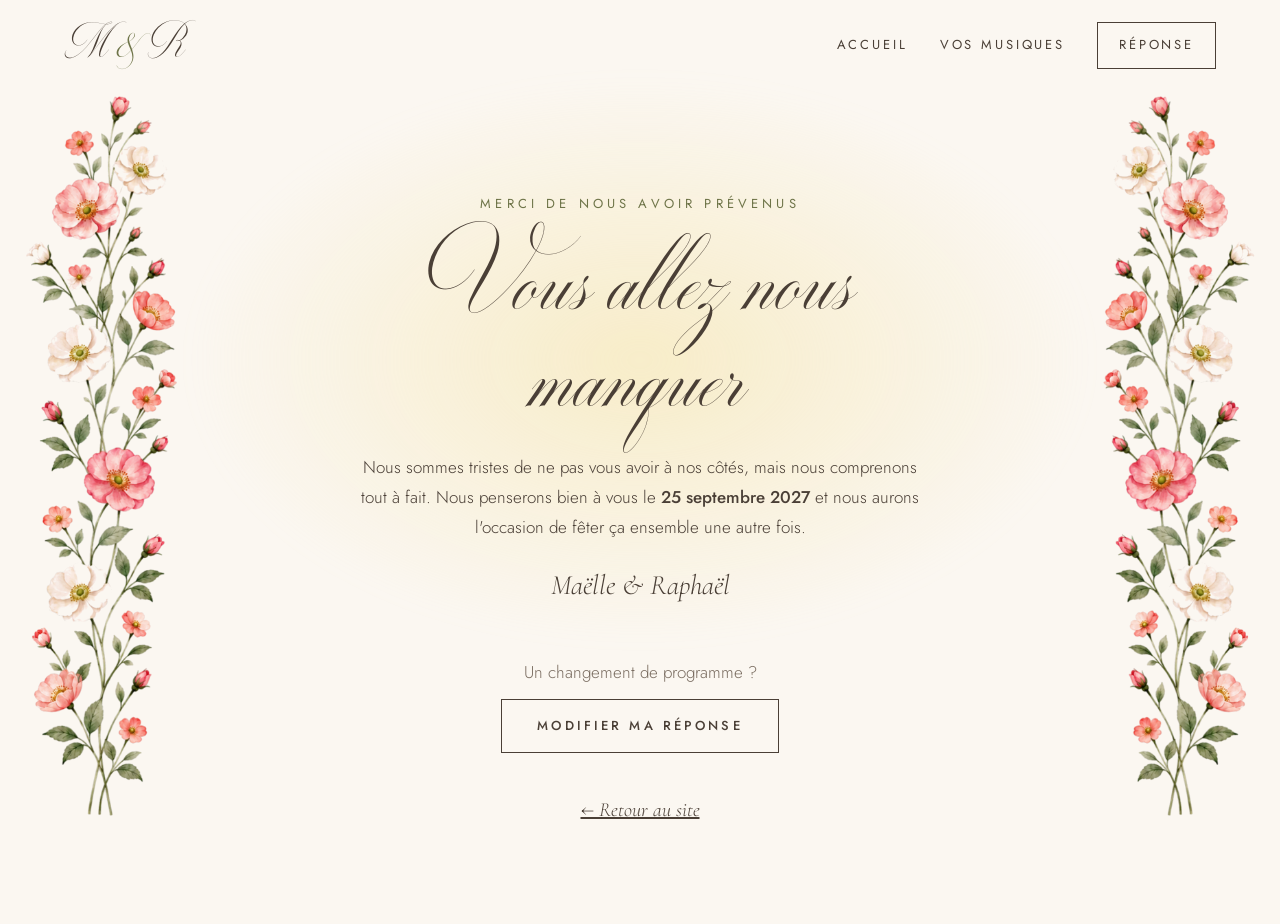
<file: merci-non.html>
<!doctype html>
<html lang="fr">
<head>
  <meta charset="utf-8">
  <meta name="viewport" content="width=device-width, initial-scale=1">
  <title>Vous allez nous manquer — Maëlle &amp; Raphaël</title>
  <link rel="preconnect" href="https://fonts.googleapis.com">
  <link rel="preconnect" href="https://fonts.gstatic.com" crossorigin>
  <link rel="stylesheet" href="https://fonts.googleapis.com/css2?family=Cormorant+Garamond:ital,wght@0,300;0,400;1,300;1,400&amp;family=Jost:wght@300;400;500&amp;display=swap">
  <link rel="preload" href="assets/fonts/milton-two.otf" as="font" type="font/otf" crossorigin>
  <link rel="stylesheet" href="css/style.css?v=36">
</head>
<body>
<div class="page page-merci">
  <div class="voile voile-jaune" aria-hidden="true"></div>
  <img class="fleurs-cote fleurs-cote-gauche" src="assets/images/fleurs-cote-eglantines-rose.webp" alt="" width="440" height="2094">
  <img class="fleurs-cote fleurs-cote-droite" src="assets/images/fleurs-cote-eglantines-rose.webp" alt="" width="440" height="2094">

  <header class="entete">
    <a class="logo" href="index.html" aria-label="Accueil — Maëlle et Raphaël">M <span>&amp;</span> R</a>
    <button class="burger" type="button" aria-expanded="false" aria-controls="menu" aria-label="Ouvrir le menu">
      <span></span><span></span><span></span>
    </button>
    <nav class="nav" id="menu" aria-label="Navigation principale">
      <a href="index.html">Accueil</a>
      <a href="musiques.html">Vos musiques</a>
      <a class="nav-reponse" href="rsvp.html">Réponse</a>
    </nav>
  </header>

  <main class="page-contenu" style="max-width: 640px">
    <p class="surtitre">Merci de nous avoir prévenus</p>
    <h1>Vous allez nous manquer</h1>
    <p>Nous sommes tristes de ne pas vous avoir à nos côtés, mais nous comprenons tout à fait. Nous penserons bien à vous le <strong>25 septembre 2027</strong> et nous aurons l'occasion de fêter ça ensemble une autre fois.</p>
    <p class="signature">Maëlle &amp; Raphaël</p>
    <p class="changement">Un changement de programme ?</p>
    <a class="bouton bouton-trait" href="rsvp.html">Modifier ma réponse</a>
    <br>
    <a class="lien-retour" href="index.html" style="margin-top: 40px">← Retour au site</a>
  </main>
</div>
<script src="js/main.js?v=36"></script>
</body>
</html>
</file>
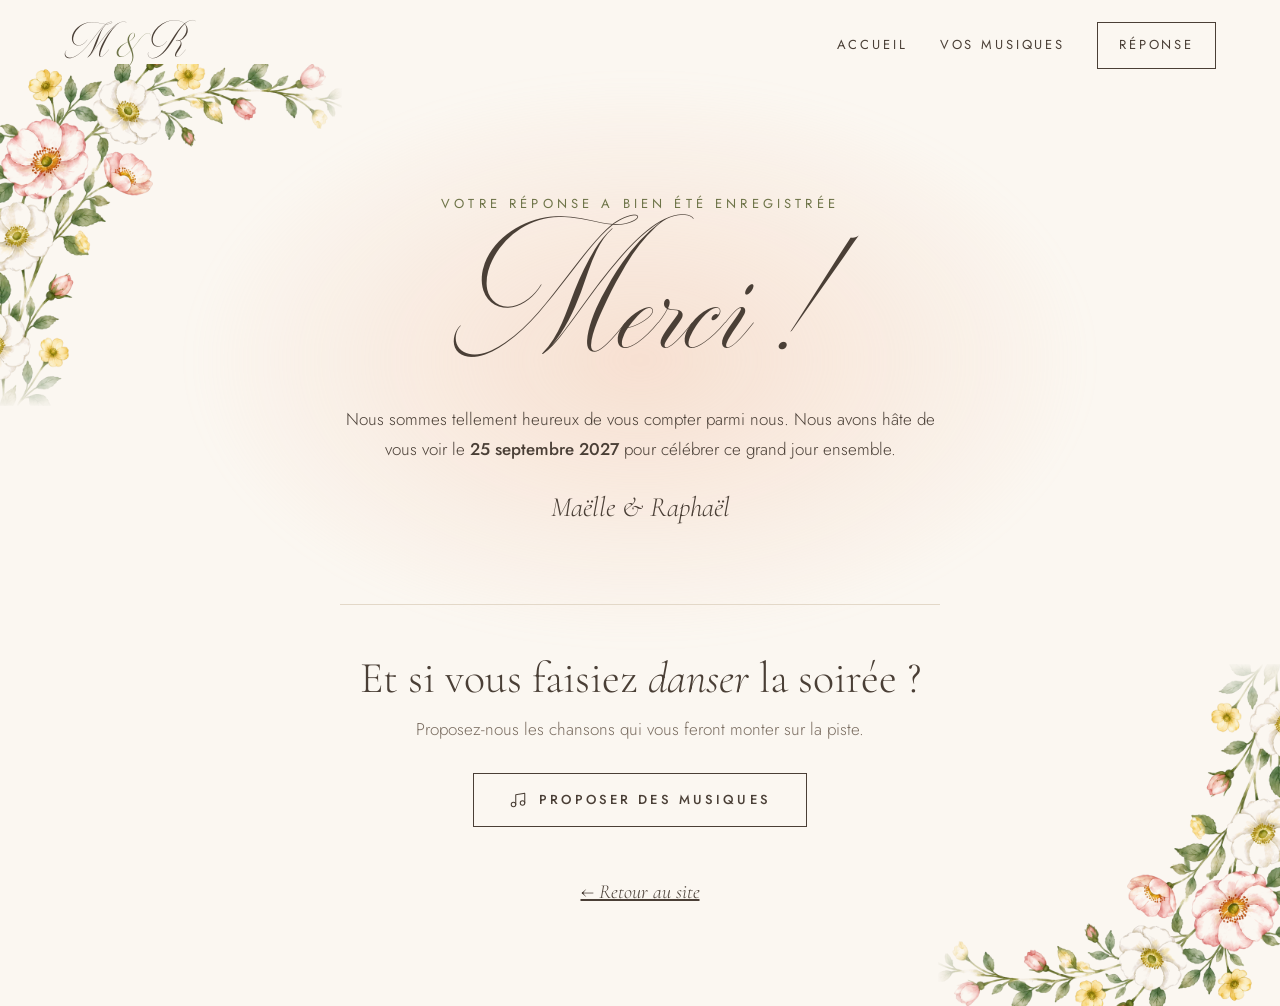
<file: merci-oui.html>
<!doctype html>
<html lang="fr">
<head>
  <meta charset="utf-8">
  <meta name="viewport" content="width=device-width, initial-scale=1">
  <title>Merci ! — Maëlle &amp; Raphaël</title>
  <link rel="preconnect" href="https://fonts.googleapis.com">
  <link rel="preconnect" href="https://fonts.gstatic.com" crossorigin>
  <link rel="stylesheet" href="https://fonts.googleapis.com/css2?family=Cormorant+Garamond:ital,wght@0,300;0,400;1,300;1,400&amp;family=Jost:wght@300;400;500&amp;display=swap">
  <link rel="preload" href="assets/fonts/milton-two.otf" as="font" type="font/otf" crossorigin>
  <link rel="stylesheet" href="css/style.css?v=36">
</head>
<body>
<div class="page page-merci">
  <div class="voile voile-peche" aria-hidden="true"></div>
  <img class="fleurs-coin fleurs-coin-haut" src="assets/images/fleurs-coin-haut.webp" alt="" width="900" height="900">
  <img class="fleurs-coin fleurs-coin-bas" src="assets/images/fleurs-coin-bas.webp" alt="" width="900" height="900">

  <header class="entete">
    <a class="logo" href="index.html" aria-label="Accueil — Maëlle et Raphaël">M <span>&amp;</span> R</a>
    <button class="burger" type="button" aria-expanded="false" aria-controls="menu" aria-label="Ouvrir le menu">
      <span></span><span></span><span></span>
    </button>
    <nav class="nav" id="menu" aria-label="Navigation principale">
      <a href="index.html">Accueil</a>
      <a href="musiques.html">Vos musiques</a>
      <a class="nav-reponse" href="rsvp.html">Réponse</a>
    </nav>
  </header>

  <main class="page-contenu">
    <p class="surtitre">Votre réponse a bien été enregistrée</p>
    <h1 class="titre-merci">Merci !</h1>
    <p>Nous sommes tellement heureux de vous compter parmi nous. Nous avons hâte de vous voir le <strong>25 septembre 2027</strong> pour célébrer ce grand jour ensemble.</p>
    <p class="signature">Maëlle &amp; Raphaël</p>

    <div class="invitation-musique">
      <p class="question">Et si vous faisiez <em>danser</em> la soirée ?</p>
      <p class="discret">Proposez-nous les chansons qui vous feront monter sur la piste.</p>
      <a class="bouton bouton-trait" href="musiques.html">
        <svg aria-hidden="true" width="18" height="18" viewBox="0 0 24 24" fill="none" stroke="currentColor" stroke-width="1.4" stroke-linecap="round" stroke-linejoin="round"><path d="M9 18V5l12-2v13"/><circle cx="6" cy="18" r="3"/><circle cx="18" cy="16" r="3"/></svg>Proposer des musiques</a>
    </div>
    <a class="lien-retour" href="index.html">← Retour au site</a>
  </main>
</div>
<script src="js/main.js?v=36"></script>
</body>
</html>
</file>
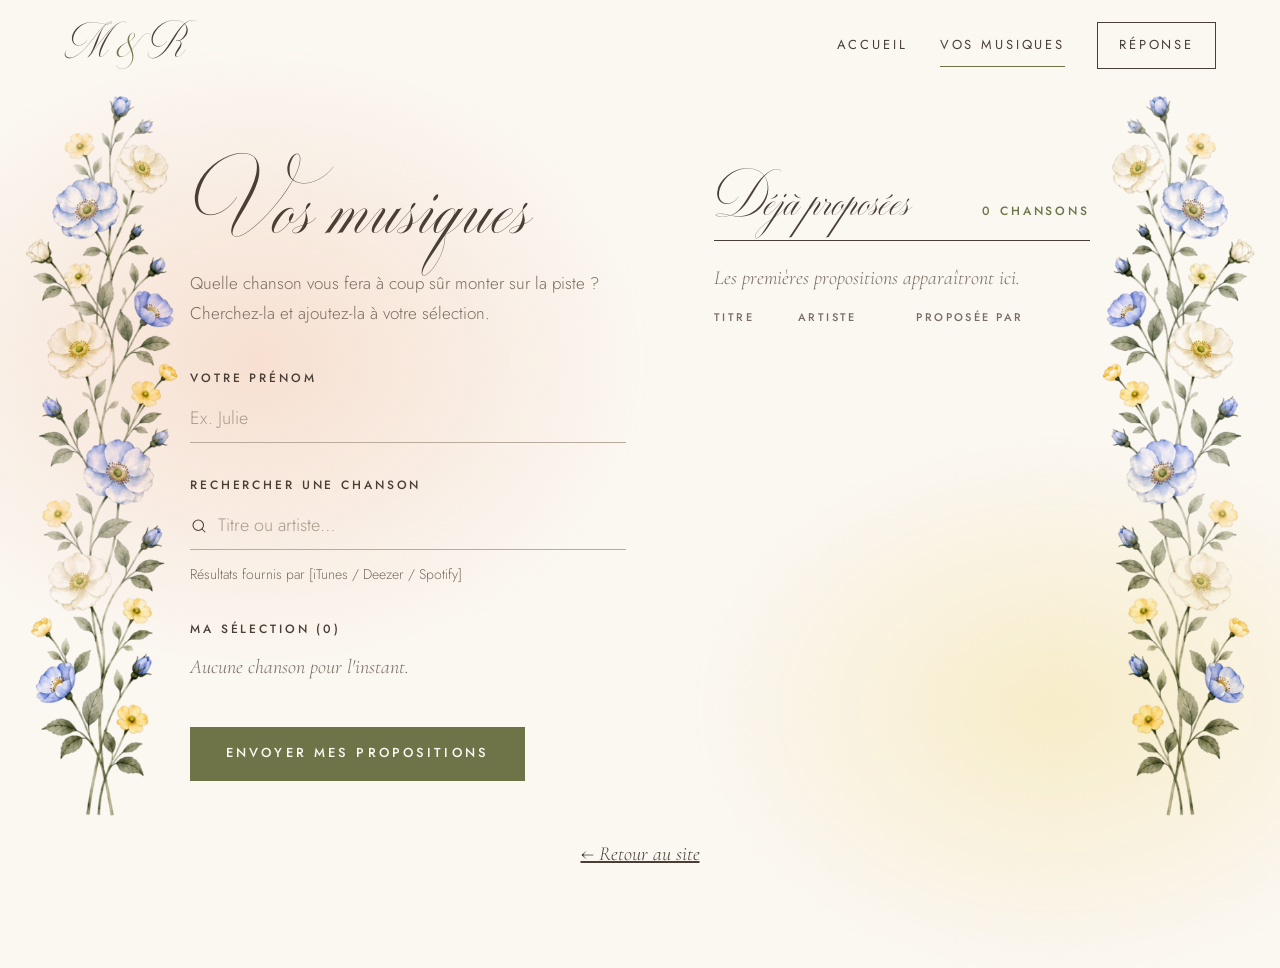
<file: musiques.html>
<!doctype html>
<html lang="fr">
<head>
  <meta charset="utf-8">
  <meta name="viewport" content="width=device-width, initial-scale=1">
  <title>Vos musiques — Maëlle &amp; Raphaël</title>
  <link rel="preconnect" href="https://fonts.googleapis.com">
  <link rel="preconnect" href="https://fonts.gstatic.com" crossorigin>
  <link rel="stylesheet" href="https://fonts.googleapis.com/css2?family=Cormorant+Garamond:ital,wght@0,300;0,400;1,300;1,400&amp;family=Jost:wght@300;400;500&amp;display=swap">
  <link rel="preload" href="assets/fonts/milton-two.otf" as="font" type="font/otf" crossorigin>
  <link rel="stylesheet" href="css/style.css?v=36">
</head>
<body>
<div class="page page-musiques">
  <div class="voile voile-peche" aria-hidden="true"></div>
  <div class="voile voile-jaune" aria-hidden="true"></div>
  <img class="fleurs-cote fleurs-cote-gauche" src="assets/images/fleurs-cote-eglantines-bleu.webp" alt="" width="440" height="2079">
  <img class="fleurs-cote fleurs-cote-droite" src="assets/images/fleurs-cote-eglantines-bleu.webp" alt="" width="440" height="2079">

  <header class="entete">
    <a class="logo" href="index.html" aria-label="Accueil — Maëlle et Raphaël">M <span>&amp;</span> R</a>
    <button class="burger" type="button" aria-expanded="false" aria-controls="menu" aria-label="Ouvrir le menu">
      <span></span><span></span><span></span>
    </button>
    <nav class="nav" id="menu" aria-label="Navigation principale">
      <a href="index.html">Accueil</a>
      <a href="musiques.html" aria-current="page">Vos musiques</a>
      <a class="nav-reponse" href="rsvp.html">Réponse</a>
    </nav>
  </header>

  <main class="page-contenu">
    <section class="colonne-recherche" aria-labelledby="titre-musiques">
      <h1 id="titre-musiques">Vos musiques</h1>
      <p class="intro">Quelle chanson vous fera à coup sûr monter sur la piste ? Cherchez-la et ajoutez-la à votre sélection.</p>

      <form class="formulaire" id="formulaire-musiques" novalidate>
        <div class="champ">
          <label for="prenom">Votre prénom</label>
          <input id="prenom" name="prenom" type="text" placeholder="Ex. Julie" autocomplete="given-name">
        </div>
        <div class="champ">
          <label for="recherche">Rechercher une chanson</label>
          <div class="recherche">
            <svg aria-hidden="true" width="18" height="18" viewBox="0 0 24 24" fill="none" stroke="#4A3F36" stroke-width="1.4" stroke-linecap="round"><circle cx="11" cy="11" r="7"/><path d="M20 20l-4-4"/></svg>
            <input id="recherche" type="search" placeholder="Titre ou artiste…" autocomplete="off" aria-controls="resultats">
          </div>
          <ul class="liste" id="resultats" aria-live="polite"></ul>
          <p class="source">Résultats fournis par [iTunes / Deezer / Spotify]</p>
        </div>
        <div class="selection">
          <p class="libelle">Ma sélection (<span id="nb-selection">0</span>)</p>
          <p class="vide" id="selection-vide">Aucune chanson pour l'instant.</p>
          <ul class="liste" id="selection"></ul>
        </div>
        <button class="bouton" type="submit">Envoyer mes propositions</button>
      </form>

      <div class="remerciement" id="remerciement" hidden>
        <p class="grand">Merci !</p>
        <p>Vos chansons sont bien notées. Rendez-vous sur la piste de danse le 25 septembre 2027 !</p>
        <button class="bouton-lien" type="button" id="proposer-encore">Proposer d'autres chansons</button>
      </div>
    </section>

    <section class="colonne-proposees" aria-labelledby="titre-proposees">
      <div class="proposees-entete">
        <h2 id="titre-proposees">Déjà proposées</h2>
        <p><span id="nb-proposees">0</span> chansons</p>
      </div>
      <p class="vide" id="proposees-vide">Les premières propositions apparaîtront ici.</p>
      <div class="tableau">
        <table>
          <thead><tr><th scope="col">Titre</th><th scope="col">Artiste</th><th scope="col">Proposée par</th></tr></thead>
          <tbody id="proposees"></tbody>
        </table>
      </div>
    </section>

    <a class="lien-retour" href="index.html">← Retour au site</a>
  </main>
</div>
<script src="js/main.js?v=36"></script>
</body>
</html>
</file>
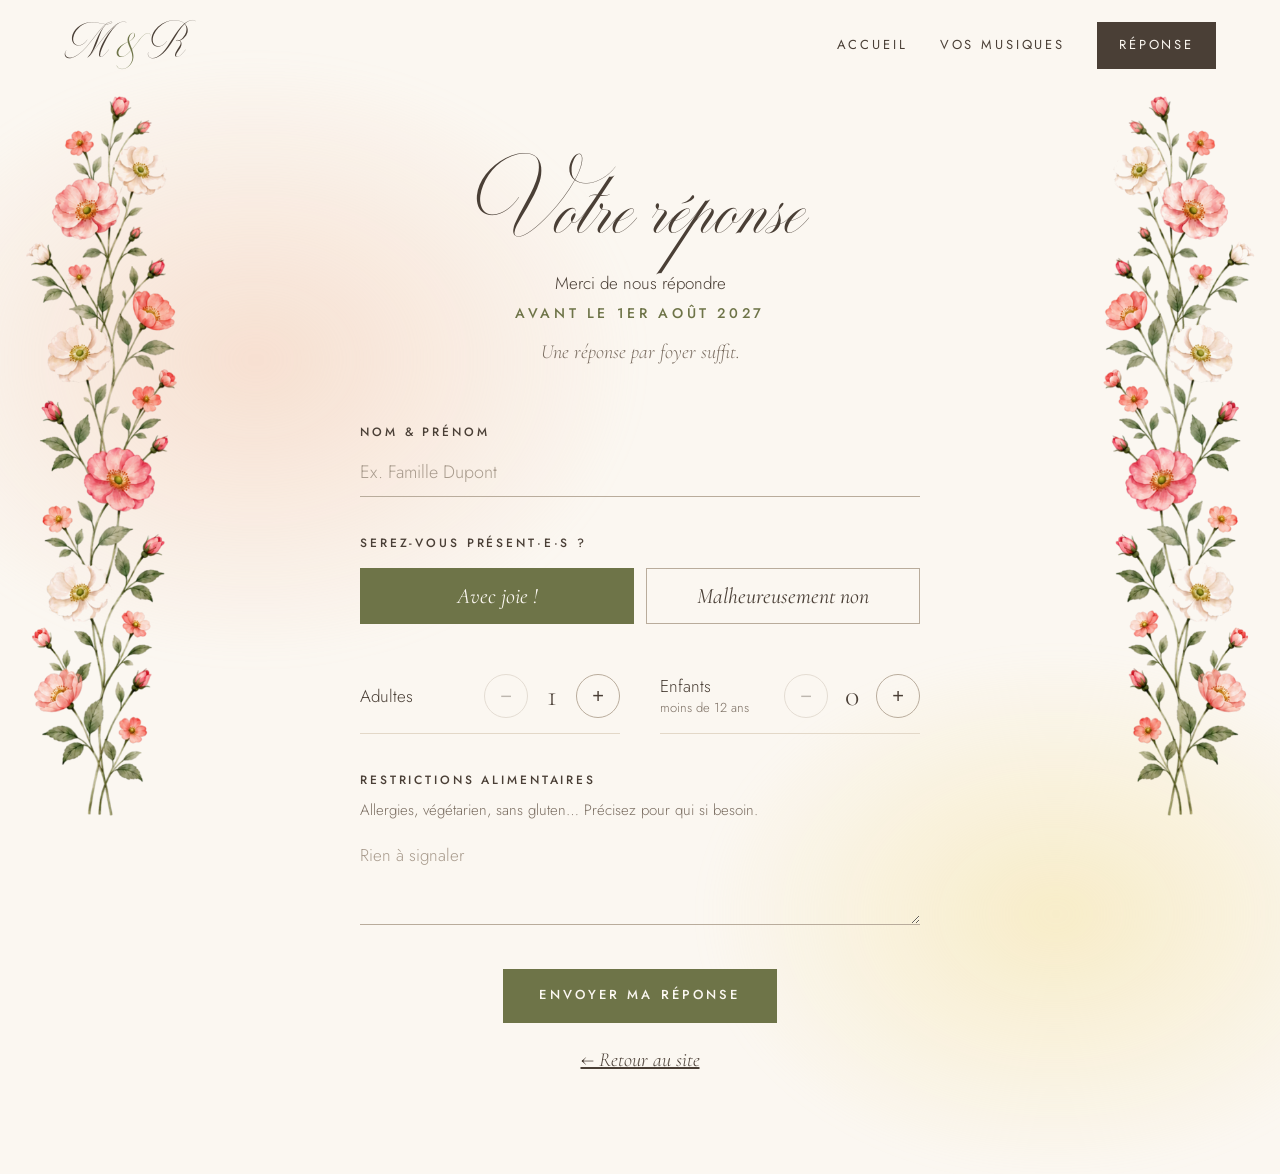
<file: rsvp.html>
<!doctype html>
<html lang="fr">
<head>
  <meta charset="utf-8">
  <meta name="viewport" content="width=device-width, initial-scale=1">
  <title>Votre réponse — Maëlle &amp; Raphaël</title>
  <link rel="preconnect" href="https://fonts.googleapis.com">
  <link rel="preconnect" href="https://fonts.gstatic.com" crossorigin>
  <link rel="stylesheet" href="https://fonts.googleapis.com/css2?family=Cormorant+Garamond:ital,wght@0,300;0,400;1,300;1,400&amp;family=Jost:wght@300;400;500&amp;display=swap">
  <link rel="preload" href="assets/fonts/milton-two.otf" as="font" type="font/otf" crossorigin>
  <link rel="stylesheet" href="css/style.css?v=36">
</head>
<body>
<div class="page page-reponse">
  <div class="voile voile-peche" aria-hidden="true"></div>
  <div class="voile voile-jaune" aria-hidden="true"></div>
  <img class="fleurs-cote fleurs-cote-gauche" src="assets/images/fleurs-cote-eglantines-rose.webp" alt="" width="440" height="2094">
  <img class="fleurs-cote fleurs-cote-droite" src="assets/images/fleurs-cote-eglantines-rose.webp" alt="" width="440" height="2094">

  <header class="entete">
    <a class="logo" href="index.html" aria-label="Accueil — Maëlle et Raphaël">M <span>&amp;</span> R</a>
    <button class="burger" type="button" aria-expanded="false" aria-controls="menu" aria-label="Ouvrir le menu">
      <span></span><span></span><span></span>
    </button>
    <nav class="nav" id="menu" aria-label="Navigation principale">
      <a href="index.html">Accueil</a>
      <a href="musiques.html">Vos musiques</a>
      <a class="nav-reponse" href="rsvp.html" aria-current="page">Réponse</a>
    </nav>
  </header>

  <main class="page-contenu">
    <div class="entete-page">
      <h1>Votre réponse</h1>
      <p style="margin-top: 18px">Merci de nous répondre</p>
      <p class="rappel">avant le 1er août 2027</p>
      <p class="italique discret" style="margin-top: 14px; font-size: 20px">Une réponse par foyer suffit.</p>
    </div>

    <form class="formulaire" id="formulaire-reponse" action="merci-oui.html" novalidate>
      <div class="champ">
        <label for="nom">Nom &amp; prénom</label>
        <input id="nom" name="nom" type="text" placeholder="Ex. Famille Dupont" autocomplete="name" required>
      </div>

      <fieldset class="champ">
        <legend>Serez-vous présent·e·s ?</legend>
        <div class="choix">
          <button type="button" data-presence="oui" aria-pressed="true">Avec joie !</button>
          <button type="button" data-presence="non" aria-pressed="false">Malheureusement non</button>
        </div>
      </fieldset>

      <div class="details" id="details-presence">
        <div class="compteurs">
          <div class="compteur" data-compteur data-min="1" data-max="10">
            <span id="libelle-adultes">Adultes</span>
            <div class="compteur-boutons">
              <button type="button" data-pas="-1" aria-label="Retirer un adulte">−</button>
              <output aria-live="polite" aria-labelledby="libelle-adultes">1</output>
              <button type="button" data-pas="1" aria-label="Ajouter un adulte">+</button>
            </div>
            <input type="hidden" name="adultes" value="1">
          </div>
          <div class="compteur" data-compteur data-min="0" data-max="10">
            <span id="libelle-enfants">Enfants<br><small>moins de 12 ans</small></span>
            <div class="compteur-boutons">
              <button type="button" data-pas="-1" aria-label="Retirer un enfant">−</button>
              <output aria-live="polite" aria-labelledby="libelle-enfants">0</output>
              <button type="button" data-pas="1" aria-label="Ajouter un enfant">+</button>
            </div>
            <input type="hidden" name="enfants" value="0">
          </div>
        </div>
        <div class="champ">
          <label for="restrictions">Restrictions alimentaires</label>
          <p id="aide-restrictions" class="aide">Allergies, végétarien, sans gluten… Précisez pour qui si besoin.</p>
          <textarea id="restrictions" name="restrictions" placeholder="Rien à signaler" aria-describedby="aide-restrictions"></textarea>
        </div>
      </div>

      <div class="envoi">
        <button class="bouton" type="submit">Envoyer ma réponse</button>
        <a class="lien-retour" href="index.html">← Retour au site</a>
      </div>
    </form>
  </main>
</div>
<script src="js/main.js?v=36"></script>
</body>
</html>
</file>
<file: css/style.css>
/* ==========================================================================
   Site faire-part — Maëlle & Raphaël
   Maquette 2 : minimaliste aquarelle (fond beige, voiles pêche et jaune,
   titres manuscrits Milton Two, texte Jost, accent vert olive).
   ========================================================================== */

@font-face {
  font-family: 'Milton Two';
  src: url('../assets/fonts/milton-two.otf') format('opentype');
  font-display: swap;
}

:root {
  --fond: #fbf7f1;
  --texte: #4a3f36;
  --discret: #7a6d61;
  --olive: #6e7448;
  --filet: #e3d8c8;
  --trait: #b9ac9c;
  --peche: 242, 196, 170;
  --jaune: 244, 226, 160;

  --manuscrit: 'Milton Two', cursive;
  --serif: 'Cormorant Garamond', Georgia, serif;
  --sans: 'Jost', system-ui, sans-serif;

  --marge: clamp(20px, 5vw, 72px);
}

*, *::before, *::after { box-sizing: border-box; }

html { scroll-behavior: smooth; overflow-x: hidden; overflow-x: clip; }
@media (prefers-reduced-motion: reduce) { html { scroll-behavior: auto; } }

body {
  margin: 0;
  background: var(--fond);
  color: var(--texte);
  font-family: var(--sans);
  font-weight: 300;
  font-size: 17px;
  line-height: 1.75;
  overflow-x: hidden;
  overflow-x: clip;
}

[hidden] { display: none !important; }
img { display: block; max-width: 100%; height: auto; }
p { margin: 0; }

a { color: var(--texte); }
a:hover { color: var(--olive); }
a:focus-visible, button:focus-visible, input:focus-visible, textarea:focus-visible {
  outline: 2px solid var(--olive);
  outline-offset: 3px;
}

strong { font-weight: 500; }

.visuellement-cache {
  position: absolute; width: 1px; height: 1px; overflow: hidden;
  clip: rect(0 0 0 0); white-space: nowrap;
}

/* ---------- Typographie ---------- */

h1, h2 {
  margin: 0;
  font-family: var(--manuscrit);
  font-weight: 400;
  /* Milton Two a un petit œil : on aligne sa hauteur d'x sur celle d'une serif */
  font-size-adjust: 0.31;
  line-height: 1.2;
}

h3 { margin: 0; }

.surtitre {
  font-size: 13px;
  font-weight: 400;
  letter-spacing: 0.32em;
  text-transform: uppercase;
  color: var(--olive);
}

.etiquette {
  font-size: 13px;
  font-weight: 500;
  letter-spacing: 0.24em;
  text-transform: uppercase;
}

.italique {
  font-family: var(--serif);
  font-style: italic;
  font-size: 22px;
  line-height: 1.35;
}

.discret { color: var(--discret); }
.olive { color: var(--olive); }

.titre-xl { font-size: clamp(56px, 9vw, 124px); line-height: 1.1; }
.titre-l { font-size: clamp(44px, 5.4vw, 64px); }
.titre-m { font-size: clamp(40px, 5vw, 60px); }

/* ---------- Boutons ---------- */

.bouton {
  display: inline-flex;
  align-items: center;
  justify-content: center;
  gap: 12px;
  min-height: 54px;
  padding: 0 36px;
  border: 0;
  background: var(--olive);
  color: var(--fond);
  font: inherit;
  font-size: 13px;
  font-weight: 500;
  letter-spacing: 0.24em;
  text-transform: uppercase;
  text-decoration: none;
  cursor: pointer;
  transition: background-color 0.2s;
}
.bouton:hover { background: #5b6139; color: var(--fond); }

.bouton-trait {
  background: transparent;
  color: var(--texte);
  box-shadow: inset 0 0 0 1px var(--texte);
}
.bouton-trait:hover { background: rgba(110, 116, 72, 0.08); color: var(--texte); }

.bouton-petit { min-height: 44px; padding: 0 20px; font-size: 12px; letter-spacing: 0.22em; }

.lien-retour {
  display: inline-block;
  font-family: var(--serif);
  font-style: italic;
  font-size: 20px;
}

/* ---------- Voiles aquarelle ---------- */

.voile {
  position: absolute;
  border-radius: 50%;
  filter: blur(12px);
  pointer-events: none;
}
.voile-peche { background: radial-gradient(closest-side, rgba(var(--peche), 0.45), rgba(var(--peche), 0)); }
.voile-jaune { background: radial-gradient(closest-side, rgba(var(--jaune), 0.5), rgba(var(--jaune), 0)); }

/* ---------- En-tête ---------- */

.entete {
  position: relative;
  z-index: 2;
  display: flex;
  flex-wrap: wrap;
  align-items: center;
  justify-content: space-between;
  gap: 12px 32px;
  padding: 22px var(--marge);
}
.entete-accueil { justify-content: flex-end; }

.logo {
  font-family: var(--serif);
  font-size: 26px;
  font-weight: 400;
  letter-spacing: 0.04em;
  line-height: 1;
  text-decoration: none;
}
.logo span { font-style: italic; color: var(--olive); }

.nav {
  display: flex;
  flex-wrap: wrap;
  align-items: center;
  justify-content: flex-end;
  gap: 8px 32px;
  font-size: 13px;
  font-weight: 400;
  letter-spacing: 0.22em;
  text-transform: uppercase;
}
.nav a { text-decoration: none; padding: 10px 0; }
.nav a[aria-current="page"] { box-shadow: inset 0 -1px 0 var(--olive); }
.nav .nav-reponse {
  padding: 12px 22px;
  background: rgba(251, 247, 241, 0.85);
  box-shadow: inset 0 0 0 1px var(--texte);
}
.nav .nav-reponse[aria-current="page"] { background: var(--texte); color: var(--fond); box-shadow: none; }

/* ---------- Accueil : première étape ---------- */

.ouverture {
  position: relative;
  height: min(100vh, 900px);
  height: min(100svh, 900px);
  min-height: 620px;
  display: flex;
  flex-direction: column;
  overflow: hidden;
}

.fleurs {
  position: absolute;
  pointer-events: none;
}
.fleurs-haut { left: 0; top: 0; width: clamp(220px, 28vw, 420px); }
.fleurs-bas { right: 0; bottom: 0; width: clamp(220px, 28vw, 420px); }

.ouverture-titre {
  position: relative;
  flex: 1;
  display: flex;
  flex-direction: column;
  align-items: center;
  justify-content: center;
  text-align: center;
  padding: 0 var(--marge) 48px;
}
.ouverture-titre h1 { margin-top: 18px; }
.ouverture-titre h1 span { color: var(--olive); }
.ouverture-date {
  margin-top: 28px;
  font-size: 15px;
  font-weight: 400;
  letter-spacing: 0.3em;
  text-transform: uppercase;
}
.defiler {
  margin-top: 64px;
  display: flex;
  flex-direction: column;
  align-items: center;
  gap: 8px;
  font-size: 11px;
  letter-spacing: 0.3em;
  text-transform: uppercase;
  color: var(--discret);
  text-decoration: none;
}
.defiler svg { animation: flotter 2.4s ease-in-out infinite; }
@keyframes flotter { 50% { transform: translateY(5px); } }
@media (prefers-reduced-motion: reduce) { .defiler svg { animation: none; } }

/* Titre d'accueil : chaque lettre est un tracé SVG de la police Milton Two */
.titre-trace {
  display: flex;
  flex-wrap: wrap;
  justify-content: center;
  align-items: center;
  gap: 0.3em 0.14em;
  line-height: 1;
}
.titre-mot { display: block; margin: -0.42em 0 -0.38em; fill: currentColor; overflow: visible; }
.titre-esperluette { color: var(--olive); }
/* La plume : un trait épais qui suit le contour de chaque lettre, dans un masque.
   L'encre apparaît donc directement pleine, dans le sens du tracé. */
.plume { fill: #fff; stroke: #fff; stroke-width: 150; stroke-linecap: round; stroke-linejoin: round; }
@media (prefers-reduced-motion: no-preference) {
  .anime .plume {
    fill-opacity: 0;
    stroke-dasharray: 1 1;
    stroke-dashoffset: 1;
    animation:
      ecrire-plume 0.75s cubic-bezier(.4,0,.4,1) calc(0.7s + var(--n) * 0.2s) forwards,
      remplir-plume 0.2s linear calc(1.45s + var(--n) * 0.2s) forwards;
  }
}
@keyframes ecrire-plume { to { stroke-dashoffset: 0; } }
@keyframes remplir-plume { to { fill-opacity: 1; } }

/* ---------- Sections de l'accueil ---------- */

.section { position: relative; padding: clamp(72px, 10vw, 128px) clamp(20px, 5vw, 40px); text-align: center; }
.section > :not(.voile):not(.fleurs-cote):not(.fleurs-coin) { position: relative; }
.contenu-etroit { max-width: 680px; margin: 0 auto; }
.contenu-large { max-width: 1080px; margin: 0 auto; }

.guirlande { width: 200px; margin: 0 auto 40px; }

.texte-empile { display: flex; flex-direction: column; gap: 14px; }

/* Chers invités */
.invites { overflow: hidden; }
.invites .voile-peche { left: -18%; top: 4%; width: min(620px, 95vw); height: 70%; }
.invites .voile-jaune { right: -16%; bottom: 0; width: min(560px, 90vw); height: 60%; }
.invites .texte-empile { margin-top: 28px; }
.invites .italique { margin-top: 8px; font-size: 24px; }
.invites .surtitre { margin-top: 28px; }

/* Le lieu */
.lieu { padding-top: 0; padding-left: clamp(16px, 4vw, 56px); padding-right: clamp(16px, 4vw, 56px); padding-bottom: clamp(56px, 8vw, 96px); }
.lieu h2 { margin-top: 14px; }
.lieu .italique { margin-top: 10px; color: var(--discret); }
.lieu .chateau { width: 100%; max-width: 1000px; margin: clamp(20px, 3vw, 36px) auto 0; }

/* Notre histoire */
.histoire { text-align: left; padding-left: var(--marge); padding-right: var(--marge); }
.histoire .voile { left: -10%; top: 0; width: 70%; height: 100%; }
.histoire-grille {
  display: flex;
  flex-wrap: wrap;
  align-items: center;
  gap: 48px 88px;
}
.histoire-photo { flex: 1 1 320px; min-width: 0; max-width: 440px; margin: 0 auto; }
.histoire-texte { flex: 1 1 400px; min-width: 0; }
.histoire-texte h2 { margin-top: 14px; }
.histoire-texte .texte-empile { margin-top: 24px; }
.histoire-texte .italique { font-size: 24px; }

/* Déroulement */
.deroulement h2 { margin: 14px 0 56px; }
.etapes {
  list-style: none;
  margin: 0;
  padding: 0;
  display: grid;
  grid-template-columns: repeat(auto-fit, minmax(240px, 1fr));
  gap: 40px 0;
}
.etape {
  padding: 0 28px;
  display: flex;
  flex-direction: column;
  align-items: center;
  gap: 8px;
}
.etape img { height: 150px; width: auto; }
.etape-heure { margin-top: 12px; font-family: var(--serif); font-size: 44px; font-weight: 300; line-height: 1; }
.etape h3 { margin-top: 6px; font-size: 13px; font-weight: 500; letter-spacing: 0.24em; text-transform: uppercase; }
.etape small { font-size: 14px; color: var(--discret); }
@media (min-width: 840px) {
  .etape + .etape { box-shadow: -1px 0 0 var(--filet); }
}
.deroulement .italique { margin-top: 48px; color: var(--discret); }

/* Dress code */
.dress-code { overflow: hidden; padding-top: clamp(64px, 9vw, 112px); padding-bottom: clamp(64px, 9vw, 112px); }
.dress-code .voile { left: 50%; top: 50%; width: min(820px, 130vw); height: 100%; transform: translate(-50%, -50%); }
.dress-code .surtitre { margin-top: 14px; }
.couleurs {
  list-style: none;
  margin: 40px 0 0;
  padding: 0;
  display: flex;
  flex-wrap: wrap;
  justify-content: center;
  gap: 24px 36px;
}
.couleurs li { display: flex; flex-direction: column; align-items: center; gap: 10px; font-size: 14px; }
.pastille { width: 64px; height: 64px; border-radius: 50%; }
.dress-code .italique { margin-top: 32px; }

/* Présence */
.presence .guirlande { width: 180px; margin-bottom: 28px; }
.presence .rappel { margin-top: 4px; font-size: 15px; font-weight: 500; letter-spacing: 0.26em; text-transform: uppercase; color: var(--olive); }
.presence .intro { margin: 20px auto 36px; max-width: 480px; color: var(--discret); }

/* Infos pratiques */
.infos { padding-top: clamp(64px, 9vw, 112px); padding-bottom: clamp(64px, 9vw, 112px); }
.infos h2 { margin-bottom: 48px; }
.infos { position: relative; overflow: hidden; }
/* Branches fleuries le long des côtés (chers invités, infos pratiques, contact) */
.fleurs-cote {
  position: absolute;
  top: 7%;
  height: 86%;
  width: auto;
  max-width: none;
  pointer-events: none;
}
.fleurs-cote-gauche { left: clamp(-30px, 2vw, 48px); }
.fleurs-cote-droite { right: clamp(-30px, 2vw, 48px); transform: scaleX(-1); }
.infos .contenu-large { max-width: 900px; }
.lieu, .deroulement, .presence { overflow: hidden; }
.lieu .voile-peche { left: 50%; top: 10%; width: min(1100px, 140vw); height: 80%; transform: translateX(-50%); }
.deroulement .voile-jaune { left: -12%; top: 0; width: min(640px, 90vw); height: 70%; }
.deroulement .voile-peche { right: -12%; bottom: 0; width: min(640px, 90vw); height: 70%; }
.presence .voile-peche { left: -14%; top: 5%; width: min(600px, 90vw); height: 70%; }
.presence .voile-jaune { right: -14%; bottom: 0; width: min(600px, 90vw); height: 70%; }
/* Laisser la place aux branches sur ordinateur */
@media (min-width: 900px) {
  .histoire { padding-left: max(var(--marge), 200px); padding-right: max(var(--marge), 200px); }
  .deroulement .contenu-large { max-width: 900px; }
  .page-musiques .page-contenu { max-width: 960px; padding-left: max(40px, 190px); padding-right: max(40px, 190px); box-sizing: content-box; }
}
/* Pages intérieures : branches fixées en haut de page */
.page > .fleurs-cote { top: 96px; height: min(80vh, 820px); }
/* Bouquets dans les coins (une section sur deux, comme l'accueil) */
.fleurs-coin { position: absolute; height: clamp(200px, 38vh, 380px); width: auto; max-width: none; pointer-events: none; }
.fleurs-coin-haut { left: 0; top: 0; }
.fleurs-coin-bas { right: 0; bottom: 0; }
.page > .fleurs-coin-haut { top: 64px; }
.pied { position: relative; }
.fleurs-pied { z-index: 0; }
.pied > :not(.fleurs-coin) { position: relative; z-index: 1; }
/* Mobile : pas de branches latérales (trop étroit), des coins arrondis partout,
   et une marge latérale pour que le texte ne passe pas sur les fleurs */
@media (max-width: 899px) {
  .fleurs-cote { top: 10%; height: 80%; opacity: 0.55; }
  .fleurs-cote-gauche { left: auto; right: calc(100% - 46px); }
  .fleurs-cote-droite { right: auto; left: calc(100% - 46px); }
  .fleurs-coin { width: 118px; height: auto; opacity: 1; }
  .fleurs-coin-haut, .page > .fleurs-coin-haut { top: 69px; }
  .section, .page-contenu { padding-left: 34px; padding-right: 34px; }
  .pied:has(.fleurs-pied) { padding-bottom: 150px; }
}
html.etapes-mobile .page-etape > .pied:has(.fleurs-pied) { padding-bottom: 130px; }
/* Dans une section qui défile, le bouquet du bas suit la fin du contenu (et non le bas de l'écran) */
html.etapes-mobile .page-etape > .fleurs-coin-bas {
  position: relative; flex: none; order: 99; align-self: flex-end; right: auto; bottom: auto;
  margin: -70px -34px -52px auto;
}
html.etapes-mobile .page-etape:has(> .fleurs-coin-bas) { justify-content: safe center; }
html.etapes-mobile .page-etape > .pied .fleurs-pied { bottom: -52px; right: -34px; }
.infos .voile-jaune { left: -12%; top: 0; width: min(640px, 90vw); height: 80%; }
.infos .voile-peche { right: -12%; bottom: 0; width: min(640px, 90vw); height: 80%; }
.grille-3 { display: grid; grid-template-columns: repeat(auto-fit, minmax(240px, 1fr)); gap: 40px; }
.info { display: flex; flex-direction: column; gap: 10px; }
.info h3 { font-size: 13px; font-weight: 500; letter-spacing: 0.26em; text-transform: uppercase; color: var(--olive); }
.info a { font-family: var(--serif); font-style: italic; font-size: 20px; }
.a-completer { font-style: italic; color: var(--discret); }

/* Contact */
.contact { overflow: hidden; }
.contact .voile-jaune { left: -14%; top: 0; width: min(600px, 90vw); height: 65%; }
.contact .voile-peche { right: -14%; bottom: 0; width: min(640px, 95vw); height: 70%; }
.contact .intro { margin: 16px 0 48px; color: var(--discret); }
.contact .grille-3 { max-width: 880px; margin: 0 auto; }
.personne { display: flex; flex-direction: column; align-items: center; gap: 4px; }
.personne-nom { font-family: var(--serif); font-style: italic; font-size: 36px; line-height: 1.1; }
.personne .numero { margin-bottom: 14px; }
.actions { display: flex; flex-wrap: wrap; justify-content: center; gap: 10px; }

/* Pied de page */
.pied { padding: 40px 20px 48px; text-align: center; }
.pied-noms { font-family: var(--serif); font-weight: 300; font-size: 32px; }
.pied-noms span { font-style: italic; color: var(--olive); }
.pied-date { margin-top: 4px; font-size: 12px; letter-spacing: 0.3em; text-transform: uppercase; color: var(--discret); }

/* ---------- Pages intérieures ---------- */

.page { position: relative; min-height: 100vh; overflow: hidden; overflow: clip; }
.page-contenu { position: relative; margin: 0 auto; padding: clamp(32px, 6vw, 72px) clamp(20px, 5vw, 40px) 96px; }

/* Réponse */
.page-reponse .voile-peche { left: -10%; top: 60px; width: 60%; height: 600px; }
.page-reponse .voile-jaune { right: -10%; bottom: 0; width: 55%; height: 520px; }
.page-reponse .page-contenu { max-width: 640px; }
.entete-page { text-align: center; }
.entete-page h1 { font-size: clamp(52px, 7vw, 80px); line-height: 1.1; }
.entete-page .rappel { margin-top: 2px; font-size: 14px; font-weight: 500; letter-spacing: 0.26em; text-transform: uppercase; color: var(--olive); }

.formulaire { margin-top: 56px; display: flex; flex-direction: column; gap: 36px; }
.champ { display: flex; flex-direction: column; gap: 6px; }
.champ label, .champ legend, .libelle {
  font-size: 12px;
  font-weight: 500;
  letter-spacing: 0.24em;
  text-transform: uppercase;
}
.champ input, .champ textarea {
  min-height: 48px;
  padding: 0;
  border: 0;
  border-bottom: 1px solid var(--trait);
  border-radius: 0;
  background: transparent;
  font: inherit;
  font-size: 18px;
  color: var(--texte);
}
.champ textarea { min-height: 96px; padding: 12px 0; font-size: 17px; resize: vertical; }
.champ input::placeholder, .champ textarea::placeholder { color: #a89b8d; }
.aide { font-size: 15px; color: var(--discret); }

fieldset { border: 0; margin: 0; padding: 0; min-width: 0; }
legend { padding: 0; margin-bottom: 14px; }

.choix { display: grid; grid-template-columns: repeat(auto-fit, minmax(200px, 1fr)); gap: 12px; }
.choix button {
  min-height: 56px;
  padding: 0 20px;
  border: 1px solid var(--trait);
  background: transparent;
  color: var(--texte);
  font-family: var(--serif);
  font-size: 22px;
  font-style: italic;
  cursor: pointer;
  transition: background-color 0.2s, border-color 0.2s, color 0.2s;
}
.choix button:hover { border-color: var(--olive); }
.choix button[aria-pressed="true"] { border-color: var(--olive); background: var(--olive); color: var(--fond); }

.details { display: flex; flex-direction: column; gap: 36px; }
.details[hidden] { display: none; }
.compteurs { display: grid; grid-template-columns: repeat(auto-fit, minmax(220px, 1fr)); gap: 16px 40px; }
.compteur {
  display: flex;
  align-items: center;
  justify-content: space-between;
  gap: 12px;
  padding: 10px 0;
  border-bottom: 1px solid var(--filet);
}
.compteur > span { line-height: 1.2; }
.compteur small { font-size: 13px; color: var(--discret); }
.compteur-boutons { display: flex; align-items: center; gap: 8px; }
.compteur-boutons button {
  width: 44px;
  height: 44px;
  border: 1px solid var(--trait);
  border-radius: 50%;
  background: transparent;
  color: var(--texte);
  font-size: 20px;
  line-height: 1;
  cursor: pointer;
}
.compteur-boutons button:hover { border-color: var(--olive); }
.compteur-boutons button:disabled { opacity: 0.35; cursor: default; }
.compteur-boutons output { min-width: 32px; text-align: center; font-family: var(--serif); font-size: 30px; }

.envoi { display: flex; flex-direction: column; align-items: center; gap: 20px; padding-top: 8px; }

/* Merci */
.page-merci .voile { left: 50%; top: 80px; width: min(900px, 130vw); height: 560px; transform: translateX(-50%); }
.page-merci .page-contenu { max-width: 680px; padding-top: clamp(48px, 8vw, 104px); text-align: center; }
.page-merci h1 { margin-top: 16px; font-size: clamp(52px, 7.5vw, 88px); line-height: 1.1; }
.page-merci .titre-merci { font-size: clamp(72px, 11vw, 132px); }
.page-merci .guirlande { margin: 24px auto; }
.page-merci .signature { margin-top: 18px; font-family: var(--serif); font-style: italic; font-size: 28px; }
.invitation-musique { margin-top: 72px; padding-top: 48px; border-top: 1px solid var(--filet); }
.invitation-musique .question { font-family: var(--serif); font-weight: 300; font-size: clamp(32px, 4vw, 44px); line-height: 1.15; }
.invitation-musique .question em { font-style: italic; }
.invitation-musique .discret { margin: 12px 0 28px; }
.page-merci .lien-retour { margin-top: 48px; }
.changement { margin-top: 48px; color: var(--discret); }
.page-merci .changement + .bouton { margin-top: 12px; }

/* Musiques */
.page-musiques .voile-peche { left: -10%; top: 60px; width: 60%; height: 600px; }
.page-musiques .voile-jaune { right: -10%; bottom: 0; width: 55%; height: 520px; }
.page-musiques .page-contenu {
  max-width: 1080px;
  display: flex;
  flex-wrap: wrap;
  gap: 56px 88px;
  align-items: flex-start;
}
.colonne-recherche { flex: 1 1 420px; min-width: 0; }
.colonne-recherche h1 { font-size: clamp(52px, 7vw, 80px); line-height: 1.1; }
.colonne-recherche .intro { margin-top: 18px; max-width: 460px; color: var(--discret); }
.colonne-recherche .formulaire { margin-top: 40px; gap: 32px; }
.recherche {
  display: flex;
  align-items: center;
  gap: 10px;
  min-height: 48px;
  border-bottom: 1px solid var(--trait);
}
.recherche input { flex: 1; min-width: 0; border: 0; min-height: 46px; }
.recherche input::-webkit-search-cancel-button { display: none; }

.liste { list-style: none; margin: 0; padding: 0; }
.liste li {
  display: flex;
  align-items: center;
  justify-content: space-between;
  gap: 12px;
  padding: 8px 0;
  border-bottom: 1px solid var(--filet);
}
.liste .titre { font-weight: 400; }
.liste .artiste { color: var(--discret); }
.liste .ajouter {
  flex: none;
  min-height: 44px;
  padding: 0 16px;
  border: 1px solid var(--olive);
  background: transparent;
  color: var(--texte);
  font: inherit;
  font-size: 12px;
  font-weight: 500;
  letter-spacing: 0.2em;
  text-transform: uppercase;
  cursor: pointer;
}
.liste .ajouter:hover { background: var(--olive); color: var(--fond); }
.liste .retirer {
  flex: none;
  width: 44px;
  height: 44px;
  border: 0;
  background: transparent;
  color: var(--texte);
  font-size: 22px;
  cursor: pointer;
}
.liste .retirer:hover { color: var(--olive); }
.vide { font-family: var(--serif); font-style: italic; font-size: 20px; color: var(--discret); }
.source { font-size: 14px; color: var(--discret); }
.selection { display: flex; flex-direction: column; gap: 10px; }
.colonne-recherche .bouton[type="submit"] { align-self: flex-start; }

.remerciement { margin-top: 40px; display: flex; flex-direction: column; gap: 8px; align-items: flex-start; }
.remerciement[hidden] { display: none; }
.remerciement .grand { font-family: var(--serif); font-weight: 300; font-style: italic; font-size: 56px; line-height: 1; }
.bouton-lien {
  min-height: 44px;
  padding: 0;
  border: 0;
  background: transparent;
  color: var(--texte);
  font-family: var(--serif);
  font-style: italic;
  font-size: 20px;
  text-decoration: underline;
  cursor: pointer;
}

.colonne-proposees { flex: 1 1 360px; min-width: 0; padding-top: 12px; }
.proposees-entete {
  display: flex;
  align-items: baseline;
  justify-content: space-between;
  gap: 12px;
  flex-wrap: wrap;
  padding-bottom: 12px;
  border-bottom: 1px solid var(--texte);
}
.proposees-entete h2 { font-size: 44px; }
.proposees-entete p { font-size: 12px; font-weight: 500; letter-spacing: 0.24em; text-transform: uppercase; color: var(--olive); }
.colonne-proposees .vide { margin-top: 20px; }
.tableau { overflow-x: auto; }
table { width: 100%; border-collapse: collapse; font-size: 15px; }
th {
  text-align: left;
  padding: 12px 8px 8px;
  font-size: 11px;
  font-weight: 500;
  letter-spacing: 0.22em;
  text-transform: uppercase;
  color: var(--discret);
}
td { padding: 10px 8px; }
th:first-child, td:first-child { padding-left: 0; }
th:last-child, td:last-child { padding-right: 0; }
tbody tr { border-top: 1px solid var(--filet); }
td:first-child { font-weight: 400; }
td.par { font-family: var(--serif); font-style: italic; font-size: 18px; }
.page-musiques .lien-retour { flex: 1 1 100%; text-align: center; }

/* ---------- Petits écrans ---------- */

@media (max-width: 600px) {
  /* Même en-tête partout : logo à gauche, musiques et réponse à droite */
  .entete { flex-wrap: nowrap; padding-top: 16px; padding-bottom: 16px; }
  .entete-accueil { justify-content: flex-end; }
  .nav { flex-wrap: nowrap; gap: 4px 18px; letter-spacing: 0.16em; font-size: 12px; }
  .nav a[href="index.html"] { display: none; }
  .nav .nav-reponse { padding: 10px 16px; }
  .fleurs-haut { width: 165px; }
  .fleurs-bas { width: 195px; }
  .ouverture { min-height: 560px; }
  .defiler { margin-top: 40px; }
  .etape { padding: 0; }
  .etapes { gap: 40px; }
  .etape + .etape { padding-top: 40px; box-shadow: 0 -1px 0 var(--filet); }
  .histoire { text-align: center; }
  .colonne-recherche h1, .colonne-recherche .intro { text-align: center; margin-left: auto; margin-right: auto; }
}

/* ==========================================================================
   Animations et étapes au défilement
   (désactivées si l'utilisateur préfère réduire les animations)
   ========================================================================== */

@media (prefers-reduced-motion: no-preference) {

  /* ---------- Étapes : une section = un écran ---------- */
  /* Chaque section occupe au moins un écran ; sur mobile on y défile librement */
  .etapes-actives .etape-ecran {
    min-height: 100vh;
    min-height: 100svh;
    display: flex;
    flex-direction: column;
    justify-content: center;
  }
  .etapes-actives .contact { min-height: calc(100svh - 150px); }
  .etapes-actives .ouverture { height: 100vh; height: 100svh; }
  .etapes-actives .etape-ecran > .contenu-large, .etapes-actives .etape-ecran > .contenu-etroit, .etapes-actives .etape-ecran > .grille-3 { width: 100%; }

  @media (min-width: 900px) and (min-height: 640px) {
    .etapes-actives .etape-ecran {
      min-height: 100vh;
      min-height: 100svh;
      display: flex;
      flex-direction: column;
      justify-content: center;
    }
    .etapes-actives .contact { min-height: calc(100svh - 150px); }
    .etapes-actives .etape-ecran { padding-top: clamp(32px, 7svh, 96px); padding-bottom: clamp(32px, 7svh, 96px); }
    .etapes-actives .lieu { padding-top: 32px; padding-bottom: 24px; }
    .etapes-actives .ouverture { height: 100vh; height: 100svh; }
    .etapes-actives .lieu .guirlande { width: 150px; margin-bottom: 20px; }
    .etapes-actives .lieu .chateau { width: auto; max-height: calc(100svh - 370px); }
    .etapes-actives .deroulement { padding-top: 48px; padding-bottom: 48px; }
    .etapes-actives .deroulement h2 { margin-bottom: 32px; }
    .etapes-actives .etape img { height: clamp(90px, 16svh, 150px); }
    .etapes-actives .deroulement .italique { margin-top: 28px; }
    .etapes-actives .etape-ecran > .contenu-large, .etapes-actives .etape-ecran > .contenu-etroit, .etapes-actives .etape-ecran > .grille-3 { width: 100%; }
  }

  /* Mobile : chaque section devient un écran à part, empilé hors champ.
     On passe d'un écran à l'autre par un geste ; une section plus haute que
     l'écran défile librement à l'intérieur, sans jamais laisser voir ses voisines. */
  @media (max-width: 899px), (max-height: 639px) {
    html.etapes-mobile, html.etapes-mobile body { height: 100%; overflow: hidden; overscroll-behavior: none; }
    html.etapes-mobile body { position: fixed; inset: 0; }
    html.etapes-mobile .page-etape {
      position: absolute;
      inset: 0;
      height: 100%;
      min-height: 0;
      overflow-x: hidden;
      overflow-y: auto;
      overscroll-behavior: contain;
      transform: translate3d(0, calc(var(--decalage, 0) * (100% + 80px)), 0);
      transition: transform 0.9s cubic-bezier(0.65, 0, 0.35, 1);
    }
    html.etapes-mobile .page-etape { scrollbar-width: none; }
    html.etapes-mobile .page-etape::-webkit-scrollbar { display: none; }
    html.etapes-mobile.sans-transition .page-etape { transition: none; }
    html.etapes-mobile .etape-ecran.page-etape {
      justify-content: safe center;
      padding-top: 88px;
      padding-bottom: 52px;
    }
    html.etapes-mobile .lieu.page-etape { padding-top: 72px; padding-bottom: 20px; }
    html.etapes-mobile .page-etape > .pied { margin-top: 32px; padding-bottom: 0; }
  }

  /* ---------- Repères latéraux ---------- */
  .reperes {
    position: fixed;
    right: clamp(12px, 2vw, 28px);
    top: 50%;
    z-index: 10;
    transform: translateY(-50%);
    display: flex;
    flex-direction: column;
    gap: 14px;
    opacity: 0;
    transition: opacity 0.6s;
  }
  .reperes.visible { opacity: 1; }
  .reperes a {
    position: relative;
    display: block;
    width: 22px;
    height: 22px;
  }
  .reperes a::before {
    content: '';
    position: absolute;
    inset: 7px;
    border-radius: 50%;
    border: 1px solid var(--olive);
    transition: transform 0.35s, background-color 0.35s;
  }
  .reperes a[aria-current="step"]::before { background: var(--olive); transform: scale(1.35); }
  .reperes span {
    position: absolute;
    right: 30px;
    top: 50%;
    transform: translate(6px, -50%);
    white-space: nowrap;
    font-size: 11px;
    font-weight: 400;
    letter-spacing: 0.24em;
    text-transform: uppercase;
    color: var(--olive);
    opacity: 0;
    pointer-events: none;
    transition: opacity 0.3s, transform 0.3s;
  }
  .reperes a:hover span, .reperes a:focus-visible span { opacity: 1; transform: translate(0, -50%); }
  @media (max-width: 899px) { .reperes { display: none; } }

  /* ---------- Ouverture ---------- */
  .anime .fleurs-haut { transform-origin: 0 0; animation: eclore 1.8s cubic-bezier(.2,.7,.2,1) both, balancer-h 9s ease-in-out 1.8s infinite; }
  .anime .fleurs-bas { transform-origin: 100% 100%; animation: eclore 1.8s cubic-bezier(.2,.7,.2,1) 0.35s both, balancer-b 10s ease-in-out 2.2s infinite; }
  @keyframes eclore { from { opacity: 0; transform: scale(0.55) rotate(-6deg); filter: blur(6px); } to { opacity: 1; transform: none; filter: none; } }
  @keyframes balancer-h { 50% { transform: rotate(1.6deg); } }
  @keyframes balancer-b { 50% { transform: rotate(-1.8deg); } }

  .anime .entete-accueil { animation: apparaitre 1s ease 2.6s both; }
  .anime .ouverture-titre .surtitre { animation: espacer 1.4s ease 0.5s both; }
  .anime .ouverture-date { animation: espacer 1.4s ease 3.4s both; }
  .anime .defiler { animation: apparaitre 1s ease 4.2s both; }

  @keyframes apparaitre { from { opacity: 0; } to { opacity: 1; } }
  @keyframes espacer { from { opacity: 0; letter-spacing: 0.05em; } }
  @keyframes ecrire {
    from { clip-path: inset(-30% 100% -30% -5%); opacity: 0.2; }
    15% { opacity: 1; }
    to { clip-path: inset(-30% -5% -30% -5%); opacity: 1; }
  }
  @keyframes tomber { from { opacity: 0; transform: translateY(-18px) rotate(-12deg) scale(0.7); } }

  /* ---------- Voiles aquarelle qui respirent ---------- */
  .anime .voile { animation: respirer 14s ease-in-out infinite alternate; }
  @keyframes respirer { to { opacity: 0.65; scale: 1.08; } }

  /* ---------- Apparitions au défilement ---------- */
  .anime .reveal {
    opacity: 0;
    transform: translateY(28px);
    transition: opacity 1s ease, transform 1s cubic-bezier(.2,.7,.2,1), filter 1.2s ease, clip-path 1.6s cubic-bezier(.45,.05,.3,1);
    transition-delay: calc(var(--i, 0) * 120ms);
  }
  .anime .reveal.visible { opacity: 1; transform: none; }

  /* Titres manuscrits : tracés de gauche à droite */
  .anime .reveal-ecrire { transform: none; clip-path: inset(-30% 100% -30% -5%); }
  .anime .reveal-ecrire.visible { clip-path: inset(-30% -5% -30% -5%); }

  /* Illustrations : l'aquarelle se dépose */
  .anime .reveal-aquarelle { transform: scale(1.06); filter: blur(10px) saturate(0.6); }
  .anime .reveal-aquarelle.visible { transform: none; filter: none; }

  /* Pastilles et petites fleurs : éclosion */
  .anime .reveal-pop { transform: scale(0.4); transition-timing-function: ease, cubic-bezier(.3,1.5,.5,1); }
  .anime .reveal-pop.visible { transform: none; }

  /* Guirlande */
  .anime .reveal-guirlande { transform: scale(0.7) rotate(-8deg); }
  .anime .reveal-guirlande.visible { transform: none; }

  /* Filets qui se dessinent */
  .anime .infos { border-color: transparent; }
  .anime .infos::before, .anime .infos::after {
    content: '';
    position: absolute;
    left: 0;
    width: 100%;
    height: 1px;
    background: var(--filet);
    transform: scaleX(0);
    transition: transform 1.6s cubic-bezier(.45,.05,.3,1);
  }
  .anime .infos::before { top: 0; }
  .anime .infos::after { bottom: 0; }
  .anime .infos.trace::before, .anime .infos.trace::after { transform: none; }

  /* Boutons : léger soulèvement */
  .bouton { transition: background-color 0.2s, transform 0.25s, box-shadow 0.25s; }
  .bouton:hover { transform: translateY(-2px); }
  .bouton:not(.bouton-trait):hover { box-shadow: 0 10px 24px -12px rgba(74, 63, 54, 0.5); }

  /* Étapes de la journée : les vignettes flottent au survol */
  .etape img { transition: transform 0.5s cubic-bezier(.2,.7,.2,1); }
  .etape:hover img { transform: translateY(-6px) rotate(-1.5deg); }
  .pastille { transition: transform 0.3s cubic-bezier(.3,1.5,.5,1); }
  .couleurs li:hover .pastille { transform: scale(1.12); }

  /* Pages intérieures : entrée douce */
  .anime .page-contenu > *, .anime .entete-page > * { animation: monter 1s cubic-bezier(.2,.7,.2,1) both; animation-delay: calc(var(--i, 0) * 110ms + 150ms); }
  .anime .page h1 { animation: ecrire 1.8s cubic-bezier(.45,.05,.3,1) 0.2s both; }
  .anime .page .entete { animation: apparaitre 0.8s ease both; }
  @keyframes monter { from { opacity: 0; transform: translateY(22px); } }

  /* Listes de la page musiques */
  .liste li { animation: monter 0.45s cubic-bezier(.2,.7,.2,1) both; }
  tbody tr { animation: apparaitre 0.6s ease both; }
}

/* Très petits écrans (iPhone SE…) */
.logo, .nav a { white-space: nowrap; }
@media (max-width: 360px) {
  .entete { padding-left: 16px; padding-right: 16px; gap: 12px; }
  .nav { gap: 4px 12px; font-size: 11px; letter-spacing: 0.1em; }
  .nav .nav-reponse { padding: 9px 12px; }
  .fleurs-haut { width: 135px; }
}

/* ---------- Menu : en-tête fixe et burger sur mobile ---------- */
.burger { display: none; }

@media (min-width: 900px) {
  .entete-accueil { position: absolute; top: 0; left: 0; right: 0; }
  .entete-accueil .logo, .nav .nav-section { display: none; }
}

@media (max-width: 899px) {
  .entete, .entete-accueil {
    position: sticky;
    top: 0;
    z-index: 60;
    flex-wrap: nowrap;
    justify-content: space-between;
    padding: 12px 20px;
    background: rgba(251, 247, 241, 0.92);
    -webkit-backdrop-filter: blur(10px);
    backdrop-filter: blur(10px);
    box-shadow: 0 1px 0 rgba(227, 216, 200, 0.8);
  }
  .burger {
    display: inline-flex;
    flex-direction: column;
    justify-content: center;
    gap: 6px;
    width: 44px;
    height: 44px;
    margin-right: -10px;
    padding: 0 10px;
    border: 0;
    background: none;
    color: var(--texte);
    cursor: pointer;
  }
  .burger span { display: block; height: 1px; background: currentColor; transition: transform 0.35s ease, opacity 0.25s ease; }
  .entete.ouvert .burger span:nth-child(1) { transform: translateY(7px) rotate(45deg); }
  .entete.ouvert .burger span:nth-child(2) { opacity: 0; }
  .entete.ouvert .burger span:nth-child(3) { transform: translateY(-7px) rotate(-45deg); }

  .nav {
    position: absolute;
    top: 100%;
    left: 0;
    right: 0;
    flex-direction: column;
    flex-wrap: nowrap;
    align-items: center;
    gap: 2px;
    max-height: calc(100svh - 68px);
    overflow-y: auto;
    padding: 20px 20px 32px;
    background: var(--fond);
    box-shadow: 0 1px 0 var(--filet), 0 24px 30px -24px rgba(74, 63, 54, 0.3);
    font-size: 13px;
    letter-spacing: 0.22em;
    opacity: 0;
    visibility: hidden;
    transform: translateY(-8px);
    transition: opacity 0.3s ease, transform 0.3s ease, visibility 0s 0.3s;
  }
  .entete.ouvert .nav { opacity: 1; visibility: visible; transform: none; transition: opacity 0.3s ease, transform 0.3s ease; }
  .nav a, .nav a[href="index.html"] { display: block; padding: 12px 0; }
  .nav .nav-reponse { margin-top: 14px; padding: 13px 30px; }
  .section { scroll-margin-top: 68px; }
  .entete-accueil { transition: background-color 0.5s ease, box-shadow 0.5s ease, -webkit-backdrop-filter 0.5s ease, backdrop-filter 0.5s ease; }
  .entete-accueil .logo { transition: opacity 0.5s ease; }
  .entete-accueil.discret:not(.ouvert) { background-color: transparent; box-shadow: none; -webkit-backdrop-filter: none; backdrop-filter: none; }
  .entete-accueil.discret:not(.ouvert) .logo { opacity: 0; pointer-events: none; }
}

/* Logo : initiales manuscrites, esperluette olive */
.logo {
  font-family: var(--manuscrit);
  font-size: 34px;
  font-size-adjust: 0.31;
  letter-spacing: 0;
  line-height: 1;
}
.logo span { font-style: normal; color: var(--olive); }

@media (max-width: 899px) {
  /* Safari iOS peut peindre les zones défilantes par-dessus un en-tête collant :
     en mode étapes, l'en-tête est fixé et placé sur son propre plan, au-dessus des écrans */
  html.etapes-mobile .entete {
    position: fixed;
    top: 0;
    left: 0;
    right: 0;
  }
  html.etapes-mobile .page-etape { z-index: 1; }
  html.etapes-mobile .entete { z-index: 100; }
  .burger { -webkit-appearance: none; appearance: none; align-items: center; }
  .burger span { width: 24px; height: 1px; flex: none; }
}
.page-merci h1 + p { margin-top: 28px; }
</file>
